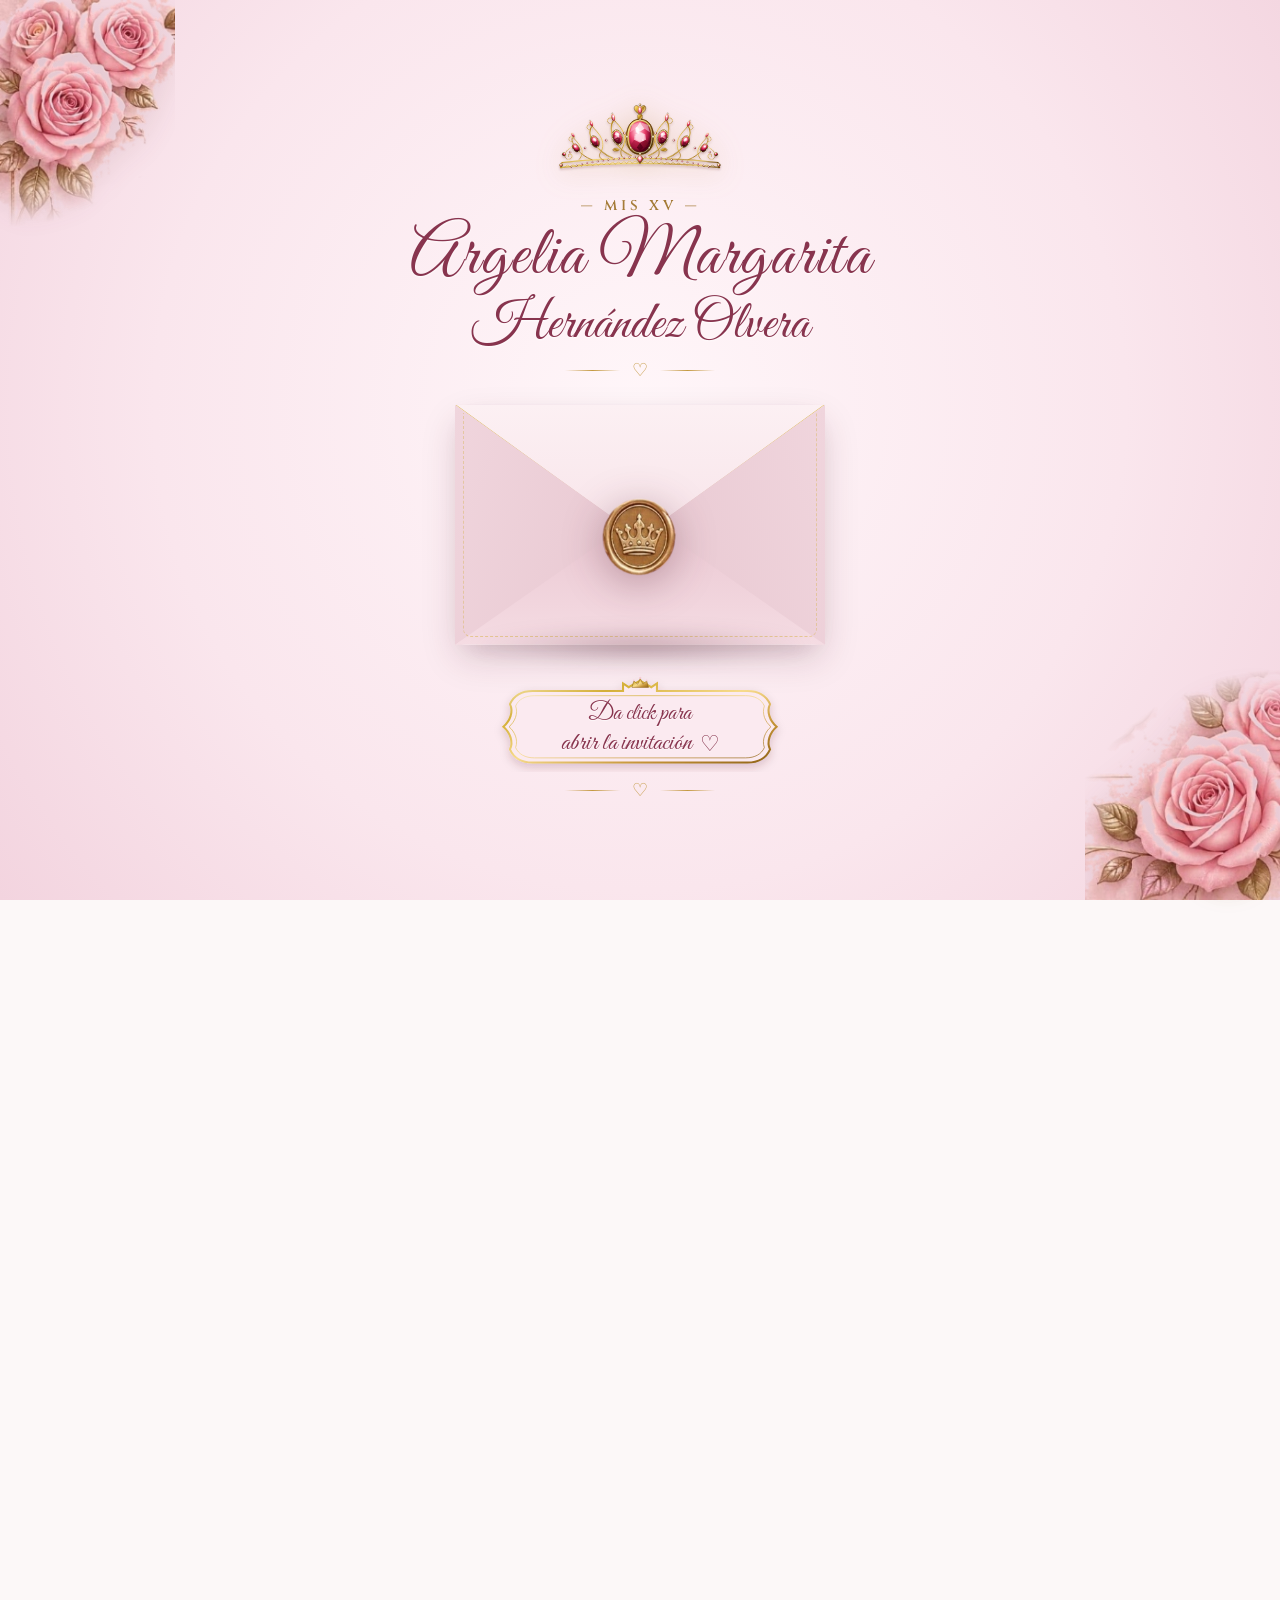
<file: index.html>
<!DOCTYPE html>
<html lang="es">
<head>
  <meta charset="UTF-8">
  <meta name="viewport" content="width=device-width, initial-scale=1.0, maximum-scale=1.0, user-scalable=no">
  <title>Mis XV Años | Argelia Margarita Hernández Olvera</title>
  
  <!-- Open Graph para compartir por WhatsApp -->
  <meta property="og:title" content="Mis XV Años | Argelia Margarita">
  <meta property="og:description" content="Acompáñame a celebrar este momento tan especial en mi vida. Toca para abrir tu invitación.">
  <meta property="og:image" content="assets/tiara.png">
  <meta property="og:type" content="website">

  <!-- Favicon -->
  <link rel="icon" type="image/png" href="assets/tiara.png">

  <!-- Google Fonts: Editorial High-End Typography -->
  <link rel="preconnect" href="https://fonts.googleapis.com">
  <link rel="preconnect" href="https://fonts.gstatic.com" crossorigin>
  <link href="https://fonts.googleapis.com/css2?family=Cinzel:wght@500;600;700&family=Cormorant+Garamond:ital,wght@0,400;0,500;0,600;0,700;1,400;1,500;1,600&family=Great+Vibes&family=Playfair+Display:ital,wght@0,500;0,600;0,700;1,400;1,500;1,600&family=Plus+Jakarta+Sans:wght@300;400;500;600;700&display=swap" rel="stylesheet">

  <!-- Canvas Confetti Local -->
  <script src="assets/confetti.browser.min.js"></script>

  <!-- Estilos de Lujo -->
  <link rel="stylesheet" href="styles.css">
</head>
<body class="theme-blush-rose envelope-locked">

  <!-- Canvas de partículas doradas ambientales -->
  <canvas id="sparkles-canvas"></canvas>

  <!-- =====================================================================
       PANTALLA DE APERTURA: SOBRE DIGITAL 3D REALISTA DE ALTA GAMA
       ===================================================================== -->
  <section id="envelope-screen" class="envelope-screen">
    
    <!-- Esquinas Ambientales Realistas (Rosas y Acuarelas) -->
    <div class="envelope-ambient-decor decor-top-left">
      <img src="assets/deco_roses_tl.png" alt="" class="ambient-roses-img" draggable="false">
    </div>
    <div class="envelope-ambient-decor decor-bottom-right">
      <img src="assets/deco_roses_br.png" alt="" class="ambient-roses-img" draggable="false">
    </div>

    <div class="envelope-header" id="envelope-header">
      <img src="assets/corona_real.svg" alt="Corona Real de Quinceañera" class="envelope-tiara-icon">
      <span class="envelope-badge">— MIS XV —</span>
      <h1 class="envelope-name dyn-quinceanera-name">Argelia Margarita</h1>
      <p class="envelope-lastname dyn-quinceanera-lastname">Hernández Olvera</p>
      <div class="envelope-header-divider">
        <span class="header-flourish-line"></span>
        <span class="header-flourish-heart">♡</span>
        <span class="header-flourish-line"></span>
      </div>
    </div>

    <!-- Contenedor del Sobre 3D de Alta Fidelidad -->
    <div id="envelope-wrapper" class="envelope-wrapper" title="Toca para abrir la invitación">
      <div class="envelope-ambient-shadow"></div>

      <div class="envelope-3d">
        <!-- 1. Placa Trasera con Forro de Seda Interior -->
        <div class="envelope-backplate">
          <div class="envelope-inner-lining"></div>
        </div>

        <!-- 2. Solapa Superior 3D (Se abre 180° hacia atrás) -->
        <div class="envelope-flap-3d" id="envelope-flap-3d">
          <div class="flap-face-front">
            <svg class="flap-gold-edge" viewBox="0 0 380 250" preserveAspectRatio="none">
              <path d="M 0 0 L 190 137.5 L 380 0" stroke="rgba(212, 175, 55, 0.75)" stroke-width="1.8" fill="none" />
            </svg>
          </div>
          <div class="flap-face-back"></div>
        </div>

        <!-- 3. Tarjeta Interior de Gala (Letter Card) que se desliza hacia arriba -->
        <div class="envelope-card" id="envelope-card">
          <img src="assets/corona_real.svg" alt="Corona" class="card-tiara">
          <span class="card-tag">— MIS XV —</span>
          <h2 class="card-name dyn-quinceanera-name">Argelia Margarita</h2>
          <div class="card-lastname dyn-quinceanera-lastname">HERNÁNDEZ OLVERA</div>
          <div class="card-date dyn-fecha-display">DOMINGO · 20 DE DICIEMBRE · 2026</div>
        </div>

        <!-- 4. Bolsillo Frontal Físico que envuelve la tarjeta -->
        <div class="envelope-pocket">
          <div class="pocket-left"></div>
          <div class="pocket-right"></div>
          <div class="pocket-bottom"></div>
          <div class="pocket-stitch"></div>
        </div>

        <!-- 5. Sello de Lacre Real con Corona Grabada -->
        <div class="envelope-seal" id="envelope-seal">
          <img src="assets/sello_real.png" alt="Sello Real" class="seal-real-img" draggable="false">
        </div>

      </div>
    </div>

    <!-- Botón Cartela Barroca: Da click para abrir la invitación ♡ -->
    <div class="envelope-cta" id="envelope-cta">
      <button id="open-invitation-btn" class="cartouche-open-btn" title="Da click para abrir la invitación">
        <svg class="cartouche-svg" viewBox="0 0 320 104" fill="none" xmlns="http://www.w3.org/2000/svg">
          <defs>
            <linearGradient id="goldButtonGrad" x1="0%" y1="0%" x2="100%" y2="100%">
              <stop offset="0%" stop-color="#faebb7"/>
              <stop offset="25%" stop-color="#d4af37"/>
              <stop offset="50%" stop-color="#f7db8c"/>
              <stop offset="75%" stop-color="#c59437"/>
              <stop offset="100%" stop-color="#8f6217"/>
            </linearGradient>
            <filter id="cartoucheShadow" x="-10%" y="-10%" width="120%" height="130%">
              <feDropShadow dx="0" dy="4" stdDeviation="5" flood-color="rgba(74,21,37,0.18)"/>
            </filter>
          </defs>
          <!-- Contorno Exterior Barroco -->
          <path d="M 46 18 L 142 18 L 142 10 L 148 14 L 160 7 L 172 14 L 178 10 L 178 18 L 274 18 C 285 18, 294 23, 298 32 C 294 40, 298 50, 305 56 C 298 62, 294 72, 298 80 C 294 89, 285 94, 274 94 L 46 94 C 35 94, 26 89, 22 80 C 26 72, 22 62, 15 56 C 22 50, 26 40, 22 32 C 26 23, 35 18, 46 18 Z"
                fill="#fbeaf0" stroke="url(#goldButtonGrad)" stroke-width="2.2" filter="url(#cartoucheShadow)"/>
          <!-- Filete Interior -->
          <path d="M 48 23 L 272 23 C 282 23, 289 27, 292 34 C 289 42, 293 51, 299 56 C 293 61, 289 70, 292 78 C 289 85, 282 89, 272 89 L 48 89 C 38 89, 31 85, 28 78 C 31 70, 27 61, 21 56 C 27 51, 31 42, 28 34 C 31 27, 38 23, 48 23 Z"
                fill="none" stroke="url(#goldButtonGrad)" stroke-width="1" opacity="0.75"/>
          <!-- Mini Corona Real en Cúspide -->
          <g transform="translate(146, 2) scale(0.68)">
            <path d="M 8 18 L 11 8 L 17 13 L 21 4 L 25 13 L 31 8 L 34 18 Z" fill="url(#goldButtonGrad)" stroke="#8f6217" stroke-width="0.8"/>
            <circle cx="11" cy="7" r="1.4" fill="#f7ccd6"/>
            <circle cx="21" cy="3" r="1.8" fill="#f7ccd6"/>
            <circle cx="31" cy="7" r="1.4" fill="#f7ccd6"/>
          </g>
        </svg>
        <div class="cartouche-btn-content">
          <span class="cartouche-btn-line1">Da click para</span>
          <span class="cartouche-btn-line2">abrir la invitación <span class="cartouche-btn-heart">♡</span></span>
        </div>
      </button>
      <div class="cartouche-flourish-bottom">
        <span class="flourish-line"></span>
        <span class="flourish-heart">♡</span>
        <span class="flourish-line"></span>
      </div>
    </div>

  </section>

  <!-- =====================================================================
       INVITACIÓN PRINCIPAL (REVELADA TRAS ABRIR EL SOBRE)
       ===================================================================== -->
  <main id="invitation-main" class="invitation-main">

    <article class="card-sheet">
      
      <!-- Marco Ornamental y Esquinas Artísticas -->
      <div class="ornate-border"></div>
      
      <!-- Esquinas Decorativas SVG -->
      <svg class="corner-decor corner-top-left" viewBox="0 0 100 100" fill="none" xmlns="http://www.w3.org/2000/svg">
        <path d="M10 10 C 45 10, 80 15, 90 40 C 90 20, 80 10, 10 10 Z" fill="#d4af37" opacity="0.4"/>
        <path d="M10 10 C 10 45, 15 80, 40 90 C 20 90, 10 80, 10 10 Z" fill="#d4af37" opacity="0.4"/>
        <circle cx="20" cy="20" r="4" fill="#d4af37"/>
        <circle cx="35" cy="15" r="2.5" fill="#d4af37"/>
        <circle cx="15" cy="35" r="2.5" fill="#d4af37"/>
      </svg>
      <svg class="corner-decor corner-top-right" viewBox="0 0 100 100" fill="none" xmlns="http://www.w3.org/2000/svg">
        <path d="M10 10 C 45 10, 80 15, 90 40 C 90 20, 80 10, 10 10 Z" fill="#d4af37" opacity="0.4"/>
        <path d="M10 10 C 10 45, 15 80, 40 90 C 20 90, 10 80, 10 10 Z" fill="#d4af37" opacity="0.4"/>
        <circle cx="20" cy="20" r="4" fill="#d4af37"/>
      </svg>
      <svg class="corner-decor corner-bottom-left" viewBox="0 0 100 100" fill="none" xmlns="http://www.w3.org/2000/svg">
        <path d="M10 10 C 45 10, 80 15, 90 40 C 90 20, 80 10, 10 10 Z" fill="#d4af37" opacity="0.4"/>
        <path d="M10 10 C 10 45, 15 80, 40 90 C 20 90, 10 80, 10 10 Z" fill="#d4af37" opacity="0.4"/>
        <circle cx="20" cy="20" r="4" fill="#d4af37"/>
      </svg>
      <svg class="corner-decor corner-bottom-right" viewBox="0 0 100 100" fill="none" xmlns="http://www.w3.org/2000/svg">
        <path d="M10 10 C 45 10, 80 15, 90 40 C 90 20, 80 10, 10 10 Z" fill="#d4af37" opacity="0.4"/>
        <path d="M10 10 C 10 45, 15 80, 40 90 C 20 90, 10 80, 10 10 Z" fill="#d4af37" opacity="0.4"/>
        <circle cx="20" cy="20" r="4" fill="#d4af37"/>
      </svg>

      <!-- SECCIÓN HERO -->
      <header class="hero-section">
        
        <!-- Retrato Real de Portada: La Quinceañera con su Vestido de Gala frente al Castillo -->
        <div class="hero-portrait-wrapper">
          <div class="hero-portrait-frame">
            <img src="assets/quinceanera_portada.jpg" alt="Argelia Margarita Hernández Olvera - Mis XV Años" class="hero-portrait-img">
          </div>
        </div>

        <span class="hero-tag">— CON LA BENDICIÓN DE DIOS Y DE MIS PADRES —</span>
        <h1 class="hero-quinceanera-name dyn-quinceanera-name">Argelia Margarita</h1>
        <div class="hero-quinceanera-lastname dyn-quinceanera-lastname">Hernández Olvera</div>
        <div class="hero-date-highlight dyn-fecha-display">Domingo · 20 de Diciembre · 2026</div>
        
        <!-- Separador de Filigrana -->
        <div style="margin: 1.2rem auto; max-width: 260px;">
          <svg width="240" height="24" viewBox="0 0 240 24" fill="none" xmlns="http://www.w3.org/2000/svg">
            <line x1="20" y1="12" x2="90" y2="12" stroke="#d4af37" stroke-width="1"/>
            <circle cx="105" cy="12" r="3" fill="#d4af37"/>
            <circle cx="120" cy="12" r="5" fill="#8a3b58"/>
            <circle cx="135" cy="12" r="3" fill="#d4af37"/>
            <line x1="150" y1="12" x2="220" y2="12" stroke="#d4af37" stroke-width="1"/>
          </svg>
        </div>

        <p class="hero-quote dyn-frase">
          "Doy gracias a Dios por estos quince años de vida, a mis padres por su amor incondicional, y a ti por formar parte de mi historia. Sería un gran honor contar con tu presencia en esta noche tan especial."
        </p>
      </header>

      <!-- PADRES Y PADRINOS (OCULTO POR DEFAULT SEGÚN PETICIÓN) -->
      <section id="hosts-section" class="hosts-section" style="display: none;">
        <div class="hosts-grid">
          <div class="host-block">
            <span class="host-role">NUESTROS PADRES</span>
            <div id="dyn-padres" class="host-names"></div>
          </div>
          <div class="host-block">
            <span class="host-role">PADRINOS DE HONOR</span>
            <div id="dyn-padrinos" class="host-names"></div>
          </div>
        </div>
      </section>

      <!-- CUENTA REGRESIVA -->
      <section class="countdown-section">
        <span class="section-label">CUENTA REGRESIVA</span>
        <h2 class="section-heading">Esperando el Gran Día</h2>
        
        <div class="countdown-grid">
          <div class="countdown-card">
            <span id="cd-days" class="countdown-number">00</span>
            <span class="countdown-unit">Días</span>
          </div>
          <div class="countdown-card">
            <span id="cd-hours" class="countdown-number">00</span>
            <span class="countdown-unit">Horas</span>
          </div>
          <div class="countdown-card">
            <span id="cd-minutes" class="countdown-number">00</span>
            <span class="countdown-unit">Minutos</span>
          </div>
          <div class="countdown-card">
            <span id="cd-seconds" class="countdown-number">00</span>
            <span class="countdown-unit">Segundos</span>
          </div>
        </div>

        <button id="add-calendar-btn" class="calendar-action-btn">
          <svg width="16" height="16" viewBox="0 0 24 24" fill="none" stroke="currentColor" stroke-width="2" stroke-linecap="round" stroke-linejoin="round"><rect x="3" y="4" width="18" height="18" rx="2" ry="2"></rect><line x1="16" y1="2" x2="16" y2="6"></line><line x1="8" y1="2" x2="8" y2="6"></line><line x1="3" y1="10" x2="21" y2="10"></line></svg>
          <span>Guardar Fecha en mi Calendario</span>
        </button>
      </section>

      <!-- UBICACIONES (CEREMONIA Y RECEPCIÓN) -->
      <section class="locations-section">
        <div style="text-align: center; margin-bottom: 1.8rem;">
          <span class="section-label">CEREMONIA &amp; RECEPCIÓN</span>
          <h2 class="section-heading dyn-fecha-display">Domingo, 20 de Diciembre de 2026</h2>
        </div>

        <div class="location-cards-grid">
          <!-- Ceremonia Religiosa -->
          <div class="location-card">
            <div class="location-icon-wrapper">
              <svg width="28" height="28" viewBox="0 0 24 24" fill="none" stroke="currentColor" stroke-width="1.8" stroke-linecap="round" stroke-linejoin="round"><path d="M18 20V10a2 2 0 0 0-2-2H8a2 2 0 0 0-2 2v10"></path><path d="M4 20h16"></path><path d="M12 2v4"></path><path d="M10 4h4"></path></svg>
            </div>
            <span class="location-type">CEREMONIA RELIGIOSA</span>
            <h3 id="dyn-misa-lugar" class="location-name">Anexo Grand Royal</h3>
            <span id="dyn-misa-hora" class="location-time dyn-hora-misa">6:00 PM</span>
            <p id="dyn-misa-dir" class="location-address">Av. Miguel Hidalgo #6814, Col. Arenal (Frente al Aeropuerto) · Tampico, Tamaulipas</p>
            <div class="location-btn-group">
              <a id="dyn-misa-maps" href="#" target="_blank" class="location-btn location-btn-maps">
                <svg width="14" height="14" viewBox="0 0 24 24" fill="none" stroke="currentColor" stroke-width="2"><path d="M21 10c0 7-9 13-9 13s-9-6-9-13a9 9 0 0 1 18 0z"></path><circle cx="12" cy="10" r="3"></circle></svg>
                Google Maps
              </a>
              <a id="dyn-misa-waze" href="#" target="_blank" class="location-btn location-btn-waze">
                <svg width="14" height="14" viewBox="0 0 24 24" fill="none" stroke="currentColor" stroke-width="2"><polygon points="3 11 22 2 13 21 11 13 3 11"></polygon></svg>
                Waze
              </a>
            </div>
          </div>

          <!-- Recepción / Salón -->
          <div class="location-card">
            <div class="location-icon-wrapper">
              <svg width="28" height="28" viewBox="0 0 24 24" fill="none" stroke="currentColor" stroke-width="1.8" stroke-linecap="round" stroke-linejoin="round"><path d="M8 22h8"></path><path d="M12 11v11"></path><path d="m19 3-4 8H9L5 3z"></path></svg>
            </div>
            <span class="location-type">RECEPCIÓN &amp; FIESTA</span>
            <h3 id="dyn-recepcion-lugar" class="location-name">Salón Camelia</h3>
            <span id="dyn-recepcion-hora" class="location-time dyn-hora-recepcion">7:00 PM</span>
            <p id="dyn-recepcion-dir" class="location-address">Hotel Grand Royal Tampico · Av. Miguel Hidalgo #6814 (Frente al Aeropuerto)</p>
            <div class="location-btn-group">
              <a id="dyn-recepcion-maps" href="#" target="_blank" class="location-btn location-btn-maps">
                <svg width="14" height="14" viewBox="0 0 24 24" fill="none" stroke="currentColor" stroke-width="2"><path d="M21 10c0 7-9 13-9 13s-9-6-9-13a9 9 0 0 1 18 0z"></path><circle cx="12" cy="10" r="3"></circle></svg>
                Google Maps
              </a>
              <a id="dyn-recepcion-waze" href="#" target="_blank" class="location-btn location-btn-waze">
                <svg width="14" height="14" viewBox="0 0 24 24" fill="none" stroke="currentColor" stroke-width="2"><polygon points="3 11 22 2 13 21 11 13 3 11"></polygon></svg>
                Waze
              </a>
            </div>
          </div>
        </div>
      </section>

      <!-- ITINERARIO DEL DÍA -->
      <section class="itinerary-section">
        <div style="text-align: center; margin-bottom: 1.8rem;">
          <span class="section-label">ITINERARIO</span>
          <h2 class="section-heading">Programa de la Celebración</h2>
        </div>
        <div id="dyn-timeline-container" class="timeline">
          <!-- Renderizado dinámicamente desde event-data.js -->
        </div>
      </section>

      <!-- CÓDIGO DE VESTIMENTA (CON CARTUCHE BARROCO Y VECTORES DE GALA) -->
      <section class="dresscode-section">
        <div style="text-align: center; margin-bottom: 1.4rem;">
          <!-- Cartela Ornamental Barroca Dorada (Inspirada en Papelería Real) -->
          <svg class="dresscode-cartouche-svg" viewBox="0 0 340 84" fill="none" xmlns="http://www.w3.org/2000/svg">
            <defs>
              <linearGradient id="goldCartouche" x1="0%" y1="0%" x2="100%" y2="100%">
                <stop offset="0%" stop-color="#faebb7"/>
                <stop offset="35%" stop-color="#d4af37"/>
                <stop offset="70%" stop-color="#f3d483"/>
                <stop offset="100%" stop-color="#99751c"/>
              </linearGradient>
            </defs>
            <!-- Doble marco perimetral con filetes -->
            <rect x="22" y="14" width="296" height="56" rx="3" stroke="url(#goldCartouche)" stroke-width="1.6" fill="rgba(255,255,255,0.75)"/>
            <rect x="27" y="19" width="286" height="46" rx="2" stroke="url(#goldCartouche)" stroke-width="0.8" fill="none"/>
            
            <!-- Volutas y esquinas barrocas ornamentales -->
            <path d="M12 14 C12 6, 22 6, 26 14 C30 22, 22 26, 14 26 C6 26, 6 18, 12 14" stroke="url(#goldCartouche)" stroke-width="1.2" fill="none"/>
            <path d="M328 14 C328 6, 318 6, 314 14 C310 22, 318 26, 326 26 C334 26, 334 18, 328 14" stroke="url(#goldCartouche)" stroke-width="1.2" fill="none"/>
            <path d="M12 70 C12 78, 22 78, 26 70 C30 62, 22 58, 14 58 C6 58, 6 66, 12 70" stroke="url(#goldCartouche)" stroke-width="1.2" fill="none"/>
            <path d="M328 70 C328 78, 318 78, 314 70 C310 62, 318 58, 326 58 C334 58, 334 66, 328 70" stroke="url(#goldCartouche)" stroke-width="1.2" fill="none"/>

            <!-- Corona / Remate central superior -->
            <path d="M162 14 L166 6 L170 12 L174 6 L178 14 Z" fill="url(#goldCartouche)"/>
            <circle cx="170" cy="5" r="1.5" fill="url(#goldCartouche)"/>

            <!-- Tipografía Romana de Gala -->
            <text x="170" y="49" font-family="'Cinzel', Georgia, serif" font-size="20" font-weight="700" letter-spacing="6" fill="#4a1525" text-anchor="middle">DRESS CODE</text>
          </svg>

          <div class="dresscode-type-badge">
            FORMAL
          </div>
        </div>
        
        <div class="dresscode-card">
          <!-- Ilustraciones Vectoriales de Gala: Dama y Caballero -->
          <div class="dresscode-figures-row">
            <!-- Vestido de Gala Dama -->
            <div class="dresscode-figure-item">
              <svg width="90" height="142" viewBox="0 0 100 160" fill="none" xmlns="http://www.w3.org/2000/svg">
                <!-- Tirantes finos -->
                <path d="M42 22 C43 28, 44 32, 45 38" stroke="#99751c" stroke-width="1.5" stroke-linecap="round"/>
                <path d="M58 22 C57 28, 56 32, 55 38" stroke="#99751c" stroke-width="1.5" stroke-linecap="round"/>
                <!-- Corpiño entallado con escote corazón -->
                <path d="M38 38 C42 34, 47 34, 50 39 C53 34, 58 34, 62 38 C60 48, 58 55, 56 65 C54 66, 46 66, 44 65 C42 55, 40 48, 38 38 Z" stroke="#99751c" stroke-width="1.8" fill="rgba(255,255,255,0.9)"/>
                <path d="M41 44 C47 48, 53 49, 59 45" stroke="#99751c" stroke-width="1" stroke-linecap="round"/>
                <path d="M43 52 C48 55, 52 56, 57 53" stroke="#99751c" stroke-width="1" stroke-linecap="round"/>
                <!-- Falda larga con abertura de pierna -->
                <path d="M44 65 C40 85, 30 115, 20 148 C35 152, 55 152, 78 148 C72 120, 62 90, 56 65" stroke="#99751c" stroke-width="1.8" fill="rgba(255,255,255,0.9)"/>
                <path d="M51 75 C48 95, 48 115, 52 135" stroke="#99751c" stroke-width="1.2" stroke-linecap="round"/>
                <path d="M51 98 C50 110, 51 122, 53 138" stroke="#b88636" stroke-width="1.2"/>
                <!-- Zapatilla de tacón fino con lazo en tobillo -->
                <path d="M50 138 L56 142 L52 148 L49 148 L51 138 Z" stroke="#99751c" stroke-width="1.5" fill="#fbebee"/>
                <path d="M49 148 L48 153" stroke="#99751c" stroke-width="1.8" stroke-linecap="round"/>
                <circle cx="53" cy="138" r="2.5" fill="#d4af37" stroke="#99751c" stroke-width="1"/>
              </svg>
              <div class="figure-label">M</div>
              <div class="figure-sublabel">Mujeres</div>
            </div>

            <!-- Traje de Gala Caballero -->
            <div class="dresscode-figure-item">
              <svg width="90" height="142" viewBox="0 0 100 160" fill="none" xmlns="http://www.w3.org/2000/svg">
                <!-- Cuello de camisa y corbata -->
                <path d="M44 26 L50 32 L56 26" stroke="#99751c" stroke-width="1.5" fill="#ffffff"/>
                <path d="M48 32 L52 32 L53 58 L50 63 L47 58 Z" fill="#4a1525" stroke="#99751c" stroke-width="1.2"/>
                <!-- Solapas del saco notch lapel -->
                <path d="M32 30 L44 26 L48 48 L41 50 Z" stroke="#99751c" stroke-width="1.6" fill="#ffffff"/>
                <path d="M68 30 L56 26 L52 48 L59 50 Z" stroke="#99751c" stroke-width="1.6" fill="#ffffff"/>
                <!-- Saco entallado dos botones -->
                <path d="M32 30 L26 68 L32 70 L34 88 L50 89 L66 88 L68 70 L74 68 L68 30 Z" stroke="#99751c" stroke-width="1.8" fill="rgba(255,255,255,0.9)"/>
                <path d="M50 60 L50 89" stroke="#99751c" stroke-width="1.2"/>
                <circle cx="50" cy="62" r="1.5" fill="#99751c"/>
                <circle cx="50" cy="72" r="1.5" fill="#99751c"/>
                <!-- Bolsillos de ribete -->
                <line x1="36" y1="72" x2="44" y2="72" stroke="#99751c" stroke-width="1.5" stroke-linecap="round"/>
                <line x1="56" y1="72" x2="64" y2="72" stroke="#99751c" stroke-width="1.5" stroke-linecap="round"/>
                <!-- Pañuelo de bolsillo -->
                <path d="M37 46 L42 45 L41 48 Z" fill="#4a1525"/>
                <line x1="36" y1="48" x2="43" y2="48" stroke="#99751c" stroke-width="1.2"/>
                <!-- Pantalón formal con raya marcada -->
                <path d="M36 88 L38 142 L48 142 L50 102 L52 142 L62 142 L64 88 Z" stroke="#99751c" stroke-width="1.8" fill="rgba(255,255,255,0.9)"/>
                <line x1="43" y1="92" x2="43" y2="140" stroke="#99751c" stroke-width="1" stroke-dasharray="2 2"/>
                <line x1="57" y1="92" x2="57" y2="140" stroke="#99751c" stroke-width="1" stroke-dasharray="2 2"/>
                <!-- Zapatos Oxford formales -->
                <path d="M35 142 C33 145, 34 148, 48 148 L48 142 Z" stroke="#99751c" stroke-width="1.5" fill="#2d1b22"/>
                <path d="M65 142 C67 145, 66 148, 52 148 L52 142 Z" stroke="#99751c" stroke-width="1.5" fill="#2d1b22"/>
              </svg>
              <div class="figure-label">H</div>
              <div class="figure-sublabel">Hombres</div>
            </div>
          </div>

          <!-- Restricción Estricta: NO ROSA -->
          <div class="no-pink-banner">
            <div class="sparkle-stars">— · —</div>
            <p class="no-pink-text">
              Agradecemos de corazón evitar el color rosa en todas sus tonalidades.
            </p>
          </div>
        </div>
      </section>

      <!-- SEPARADOR BOTÁNICO DE GALA -->
      <div class="botanical-divider-row">
        <svg width="280" height="34" viewBox="0 0 280 34" fill="none" xmlns="http://www.w3.org/2000/svg">
          <path d="M140 17 C115 17, 90 27, 60 17 C40 11, 20 21, 10 23" stroke="#d4af37" stroke-width="1.2" stroke-linecap="round"/>
          <path d="M140 17 C165 17, 190 27, 220 17 C240 11, 260 21, 270 23" stroke="#d4af37" stroke-width="1.2" stroke-linecap="round"/>
          <path d="M95 17 C90 11, 80 13, 85 19 Z" fill="#d4af37" opacity="0.8"/>
          <path d="M185 17 C190 11, 200 13, 195 19 Z" fill="#d4af37" opacity="0.8"/>
          <circle cx="140" cy="17" r="5" fill="#f7ccd6" stroke="#4a1525" stroke-width="1"/>
          <circle cx="140" cy="17" r="2.5" fill="#4a1525"/>
          <circle cx="60" cy="17" r="3.5" fill="#f7ccd6" stroke="#4a1525" stroke-width="0.8"/>
          <circle cx="220" cy="17" r="3.5" fill="#f7ccd6" stroke="#4a1525" stroke-width="0.8"/>
        </svg>
      </div>

      <!-- MESA DE REGALOS & LLUVIA DE SOBRES -->
      <section class="gifts-section">
        <div style="text-align: center; margin-bottom: 1.4rem;">
          <svg class="gifts-cartouche-svg" viewBox="0 0 340 76" fill="none" xmlns="http://www.w3.org/2000/svg">
            <rect x="24" y="12" width="292" height="52" rx="3" stroke="url(#goldCartouche)" stroke-width="1.4" fill="rgba(255,255,255,0.75)"/>
            <rect x="28" y="16" width="284" height="44" rx="2" stroke="url(#goldCartouche)" stroke-width="0.8" fill="none"/>
            <path d="M16 12 C16 6, 24 6, 28 12 C32 18, 24 22, 18 22" stroke="url(#goldCartouche)" stroke-width="1.2" fill="none"/>
            <path d="M324 12 C324 6, 316 6, 312 12 C308 18, 316 22, 322 22" stroke="url(#goldCartouche)" stroke-width="1.2" fill="none"/>
            <text x="170" y="44" font-family="'Cinzel', Georgia, serif" font-size="18" font-weight="700" letter-spacing="4" fill="#4a1525" text-anchor="middle">MESA DE REGALOS</text>
          </svg>
        </div>
        
        <div class="gifts-card">
          <!-- Ilustraciones Vectoriales: Sobre con Sello de Lacre y Bolsa de Regalo con Moño -->
          <div class="gifts-icons-row">
            <!-- Sobre con Lacre -->
            <svg width="95" height="80" viewBox="0 0 100 85" fill="none" xmlns="http://www.w3.org/2000/svg">
              <rect x="12" y="16" width="76" height="54" rx="4" stroke="#99751c" stroke-width="1.8" fill="#ffffff"/>
              <path d="M12 16 L50 48 L88 16" stroke="#99751c" stroke-width="1.6" fill="rgba(251, 235, 238, 0.5)"/>
              <path d="M12 70 L40 44" stroke="#d4af37" stroke-width="1.2" stroke-linecap="round"/>
              <path d="M88 70 L60 44" stroke="#d4af37" stroke-width="1.2" stroke-linecap="round"/>
              <circle cx="50" cy="48" r="11" fill="#dfb572" stroke="#99751c" stroke-width="1.6"/>
              <circle cx="50" cy="48" r="8" stroke="#ffffff" stroke-width="1" stroke-dasharray="2 1.5"/>
              <path d="M47 49 L50 45 L53 49" stroke="#4a1525" stroke-width="1.4" stroke-linecap="round" stroke-linejoin="round"/>
            </svg>

            <!-- Bolsa de Regalo de Gala -->
            <svg width="95" height="80" viewBox="0 0 100 85" fill="none" xmlns="http://www.w3.org/2000/svg">
              <path d="M40 26 C40 14, 60 14, 60 26" stroke="#99751c" stroke-width="1.8" fill="none"/>
              <path d="M26 26 L30 74 C30 76, 32 78, 34 78 L66 78 C68 78, 70 76, 70 74 L74 26 Z" stroke="#99751c" stroke-width="1.8" fill="#ffffff"/>
              <path d="M26 26 L33 30 L37 78" stroke="#d4af37" stroke-width="1" stroke-dasharray="2 2"/>
              <circle cx="45" cy="48" r="1.5" fill="#d4af37"/>
              <circle cx="55" cy="56" r="2" fill="#d4af37"/>
              <circle cx="47" cy="66" r="1.5" fill="#d4af37"/>
              <!-- Moño de raso con lazo delicado -->
              <path d="M50 26 C42 18, 36 22, 40 30 C44 34, 49 28, 50 26 Z" fill="#f7ccd6" stroke="#4a1525" stroke-width="1.4"/>
              <path d="M50 26 C58 18, 64 22, 60 30 C56 34, 51 28, 50 26 Z" fill="#f7ccd6" stroke="#4a1525" stroke-width="1.4"/>
              <circle cx="50" cy="26" r="3.5" fill="#e8a2b5" stroke="#4a1525" stroke-width="1.4"/>
              <path d="M49 29 C46 38, 42 44, 40 50" stroke="#4a1525" stroke-width="1.8" stroke-linecap="round"/>
              <path d="M51 29 C54 38, 58 44, 60 50" stroke="#4a1525" stroke-width="1.8" stroke-linecap="round"/>
            </svg>
          </div>

          <p id="dyn-sobre-msg" class="gifts-message-text">
            Tu presencia es mi mejor regalo, pero si deseas obsequiarme algo, contaremos con buzón para lluvia de sobres y mesa de regalos.
          </p>

          <span class="gifts-optional-note">
            — Obsequio opcional —
          </span>
        </div>
      </section>

      <!-- CONFIRMACIÓN DE ASISTENCIA (RSVP POR WHATSAPP) -->
      <section class="rsvp-section">
        <span class="section-label">CONFIRMACIÓN DE ASISTENCIA</span>
        <h2 class="section-heading">Acompáñanos a Celebrar</h2>
        
        <div class="rsvp-card">
          <div id="dyn-rsvp-limite" class="rsvp-date-limit">Favor de confirmar antes del 10 de Diciembre de 2026</div>

          <!-- Tarjeta Informativa de Pase Personal -->
          <div class="rsvp-personal-pass-banner">
            <div class="rsvp-pass-chip">PASE PERSONAL · 1 LUGAR</div>
            <p class="rsvp-pass-note">
              Tu lugar ha sido reservado con especial aprecio. Por favor ayúdanos confirmando tu asistencia.
            </p>
          </div>

          <form class="rsvp-form" onsubmit="return false;">
            <div class="form-group">
              <label class="form-label" for="rsvp-guest-name">Nombre completo:</label>
              <input type="text" id="rsvp-guest-name" class="form-input" autocomplete="name" required>
            </div>

            <div class="form-group">
              <label class="form-label">¿Nos acompañarás a celebrar?</label>
              <div class="attendance-options">
                <button type="button" id="btn-attend-yes" class="attendance-option-btn active">
                  <span class="attendance-btn-icon">✓</span> Sí, asistiré
                </button>
                <button type="button" id="btn-attend-no" class="attendance-option-btn">
                  <span class="attendance-btn-icon">✕</span> No podré asistir
                </button>
              </div>
            </div>

            <button type="button" id="rsvp-submit-btn" class="rsvp-submit-btn">
              <svg width="22" height="22" viewBox="0 0 24 24" fill="currentColor"><path d="M12.031 6.172c-3.181 0-5.767 2.586-5.768 5.766-.001 1.298.38 2.27 1.019 3.287l-.582 2.128 2.182-.573c.978.58 1.911.928 3.145.929 3.178 0 5.767-2.587 5.768-5.766.001-3.187-2.575-5.77-5.764-5.771zm3.392 8.244c-.144.405-.837.774-1.17.824-.312.045-.634.077-1.745-.383-1.235-.514-2.049-1.77-2.111-1.854-.062-.084-.499-.663-.499-1.264 0-.601.312-.897.424-1.021.112-.124.249-.156.332-.156.083 0 .166.001.238.006.077.004.181-.029.283.216.104.249.354.862.385.924.031.062.052.135.01.218-.041.083-.062.135-.125.207-.062.073-.131.163-.187.218-.063.062-.129.13-.056.255.073.125.324.535.696.866.478.426.882.558 1.007.62.125.062.197.052.27-.031.073-.083.312-.364.395-.489.083-.125.166-.104.281-.062.114.041.728.343.853.405.125.062.208.094.239.146.031.052.031.302-.113.707z"></path></svg>
              <span>Confirmar por WhatsApp</span>
            </button>
            <p class="rsvp-help-note">Al dar click se abrirá WhatsApp con tu confirmación lista para enviar.</p>
          </form>
        </div>
      </section>

      <footer class="invitation-footer">
        <div class="footer-farewell">
          ¡Será un honor compartir este día contigo!
        </div>
        <div class="footer-flourish">
          <span class="footer-flourish-line"></span>
          <span class="footer-flourish-heart">♡</span>
          <span class="footer-flourish-line"></span>
        </div>
        <div class="footer-signoff">
          <span class="footer-signoff-intro">Con todo nuestro cariño,</span>
          <span class="footer-signoff-names">Argelia Margarita &amp; Familia</span>
          <span class="footer-signoff-family">Hernández Olvera</span>
        </div>
      </footer>

    </article>
  </main>

  <!-- =====================================================================
       CONTROLES FLOTANTES
       ===================================================================== -->
  
  <!-- Reproductor Flotante de Música con Barras de Ondas Sonoras -->
  <button id="floating-music-btn" class="floating-music-btn" title="Reproducir / Pausar Música">
    <div class="music-wave-bars">
      <div class="wave-bar"></div>
      <div class="wave-bar"></div>
      <div class="wave-bar"></div>
    </div>
  </button>

  <!-- Scripts -->
  <script src="event-data.js"></script>
  <script src="script.js"></script>
</body>
</html>
</file>
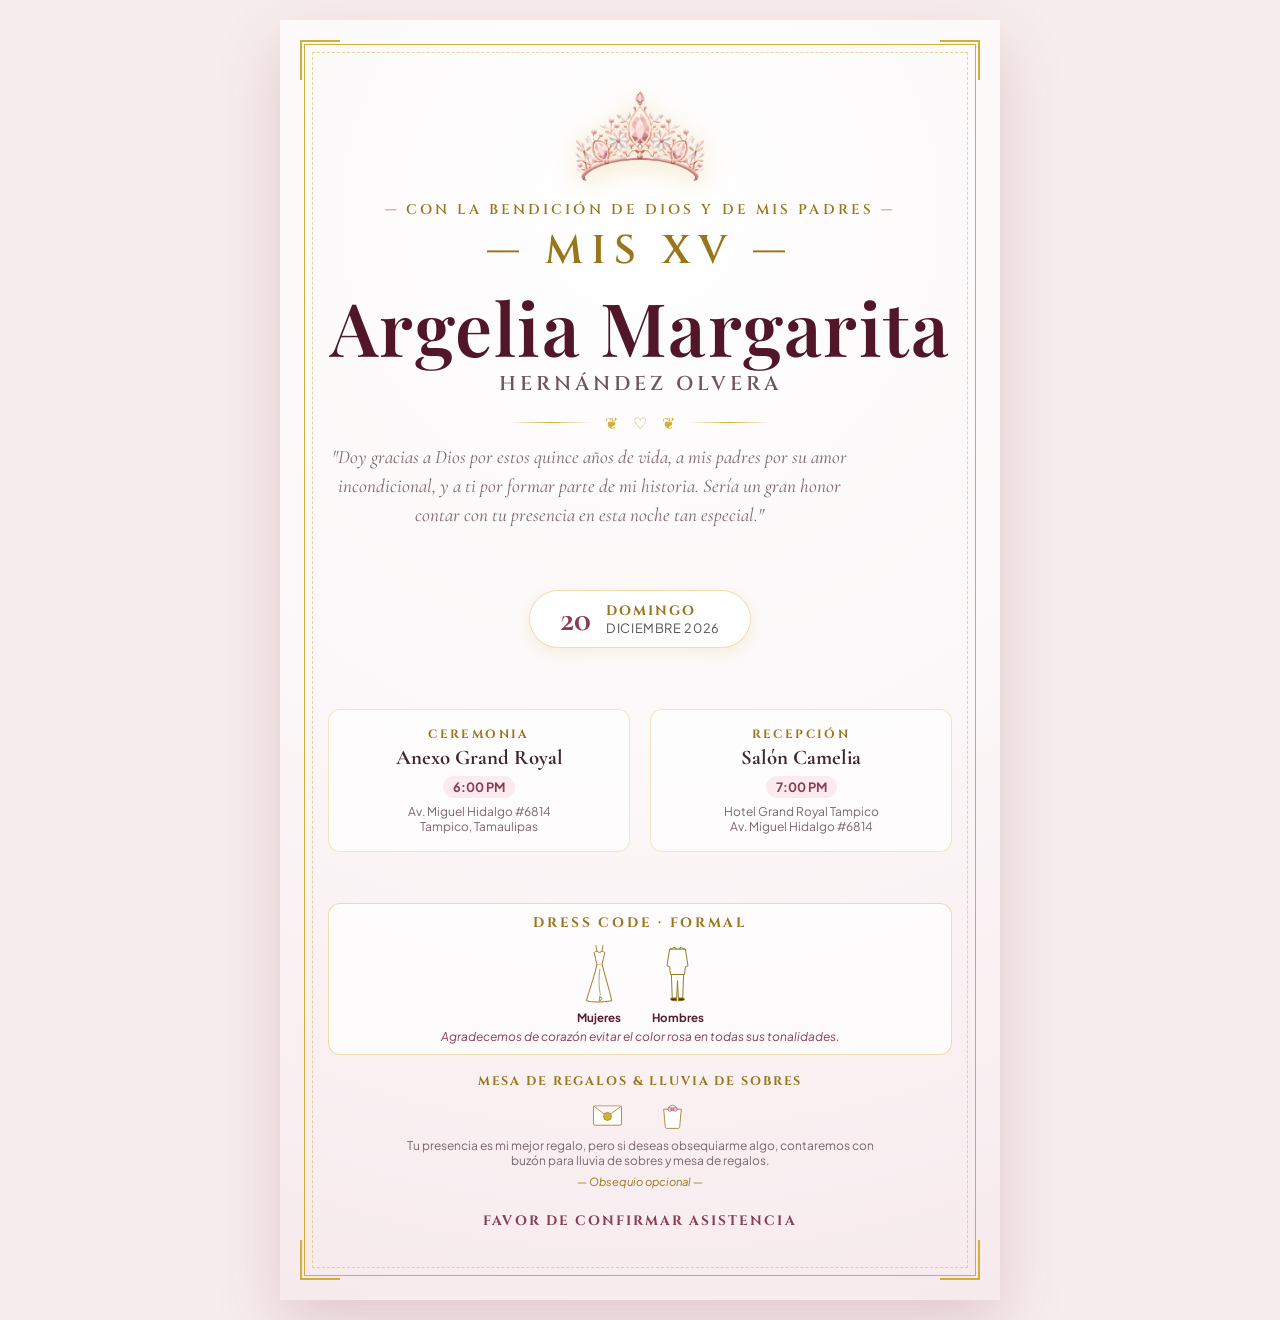
<file: tarjeta.html>
<!DOCTYPE html>
<html lang="es">
<head>
  <meta charset="UTF-8">
  <meta name="viewport" content="width=device-width, initial-scale=1.0">
  <title>Invitación Digital - Argelia Margarita</title>
  <link rel="preconnect" href="https://fonts.googleapis.com">
  <link rel="preconnect" href="https://fonts.gstatic.com" crossorigin>
  <link href="https://fonts.googleapis.com/css2?family=Cinzel:wght@500;600;700&family=Cormorant+Garamond:ital,wght@0,400;0,500;0,600;0,700;1,400;1,500;1,600&family=Playfair+Display:ital,wght@0,500;0,600;0,700;1,400;1,500;1,600&family=Plus+Jakarta+Sans:wght@300;400;500;600;700&display=swap" rel="stylesheet">
  <style>
    @import url('https://fonts.googleapis.com/css2?family=Cinzel:wght@500;600;700&family=Cormorant+Garamond:ital,wght@0,400;0,500;0,600;0,700;1,400;1,500;1,600&family=Playfair+Display:ital,wght@0,500;0,600;0,700;1,400;1,500;1,600&family=Plus+Jakarta+Sans:wght@300;400;500;600;700&display=swap');
    * {
      box-sizing: border-box;
      margin: 0;
      padding: 0;
    }

    body {
      background: #f7eded;
      font-family: 'Plus Jakarta Sans', sans-serif;
      display: flex;
      justify-content: center;
      align-items: center;
      min-height: 100vh;
      padding: 20px;
    }

    /* Dimensiones fijas de tarjeta digital de alta resolución (Relación 9:16 / Historia y WhatsApp) */
    .card-canvas {
      width: 720px;
      height: 1280px;
      background: radial-gradient(circle at 50% 15%, #ffffff 0%, #fcf7f8 50%, #f7eaed 100%);
      position: relative;
      overflow: hidden;
      padding: 60px 48px;
      display: flex;
      flex-direction: column;
      align-items: center;
      justify-content: space-between;
      text-align: center;
      box-shadow: 0 25px 60px rgba(138, 59, 88, 0.2);
    }

    /* Marco ornamental de lujo */
    .border-outer {
      position: absolute;
      inset: 24px;
      border: 1.5px solid #d4af37;
      pointer-events: none;
    }

    .border-inner {
      position: absolute;
      inset: 32px;
      border: 1px dashed rgba(212, 175, 55, 0.5);
      pointer-events: none;
    }

    .corner {
      position: absolute;
      width: 40px;
      height: 40px;
      border: 2px solid #d4af37;
      pointer-events: none;
    }
    .corner-tl { top: 20px; left: 20px; border-right: none; border-bottom: none; }
    .corner-tr { top: 20px; right: 20px; border-left: none; border-bottom: none; }
    .corner-bl { bottom: 20px; left: 20px; border-right: none; border-top: none; }
    .corner-br { bottom: 20px; right: 20px; border-left: none; border-top: none; }

    /* Contenidos */
    .tiara-img {
      width: 130px;
      height: auto;
      margin-top: 10px;
      filter: drop-shadow(0 6px 14px rgba(212, 175, 55, 0.35));
    }

    .header-tag {
      font-family: 'Cinzel', serif;
      font-size: 0.88rem;
      letter-spacing: 0.22em;
      text-transform: uppercase;
      color: #99751c;
      margin-top: 15px;
      font-weight: 600;
    }

    .title-xv {
      font-family: 'Cinzel', 'Playfair Display', serif;
      font-size: 2.5rem;
      font-weight: 600;
      letter-spacing: 0.2em;
      color: #99751c;
      margin: 5px 0;
    }

    .name-script {
      font-family: 'Playfair Display', Georgia, serif;
      font-size: 4.6rem;
      font-weight: 600;
      color: #521629;
      line-height: 1.05;
      margin: 10px 0 5px;
      letter-spacing: 0.02em;
    }

    .name-surname {
      font-family: 'Cinzel', serif;
      font-size: 1.25rem;
      letter-spacing: 0.2em;
      text-transform: uppercase;
      color: #6e5560;
      font-weight: 600;
      margin-bottom: 15px;
    }

    .divider-gold {
      display: flex;
      align-items: center;
      gap: 15px;
      width: 260px;
      margin: 10px auto;
      color: #d4af37;
    }
    .divider-gold::before, .divider-gold::after {
      content: "";
      flex: 1;
      height: 1px;
      background: linear-gradient(90deg, transparent, #d4af37, transparent);
    }

    .quote-text {
      font-family: 'Cormorant Garamond', Georgia, serif;
      font-style: italic;
      font-size: 1.2rem;
      color: #7d656f;
      max-width: 520px;
      line-height: 1.5;
      margin: 5px 0 15px;
    }

    /* Sección de Fecha */
    .date-badge {
      background: rgba(255, 255, 255, 0.85);
      border: 1px solid rgba(212, 175, 55, 0.4);
      border-radius: 50px;
      padding: 10px 30px;
      display: inline-flex;
      align-items: center;
      gap: 15px;
      box-shadow: 0 4px 15px rgba(212, 175, 55, 0.15);
      margin: 10px 0;
    }

    .date-day-num {
      font-family: 'Cormorant Garamond', serif;
      font-size: 2.2rem;
      font-weight: 700;
      color: #8a3b58;
      line-height: 1;
    }

    .date-info {
      text-align: left;
    }

    .date-day-name {
      font-family: 'Cinzel', serif;
      font-size: 0.85rem;
      font-weight: 700;
      letter-spacing: 0.15em;
      color: #99751c;
    }

    .date-month-year {
      font-size: 0.8rem;
      color: #555;
      letter-spacing: 0.05em;
    }

    /* Bloques de Ubicación */
    .locations-grid {
      display: grid;
      grid-template-columns: 1fr 1fr;
      gap: 20px;
      width: 100%;
      margin: 15px 0;
    }

    .loc-box {
      background: rgba(255, 255, 255, 0.7);
      border: 1px solid rgba(212, 175, 55, 0.3);
      border-radius: 12px;
      padding: 16px 12px;
    }

    .loc-tag {
      font-family: 'Cinzel', serif;
      font-size: 0.75rem;
      letter-spacing: 0.2em;
      color: #99751c;
      font-weight: 700;
      margin-bottom: 4px;
      display: block;
    }

    .loc-title {
      font-family: 'Cormorant Garamond', serif;
      font-size: 1.3rem;
      font-weight: 700;
      color: #3d2730;
      line-height: 1.2;
      margin-bottom: 4px;
    }

    .loc-time {
      display: inline-block;
      font-size: 0.8rem;
      font-weight: 700;
      color: #8a3b58;
      background: #fbebee;
      padding: 3px 10px;
      border-radius: 12px;
      margin-bottom: 6px;
    }

    .loc-address {
      font-size: 0.75rem;
      color: #7d656f;
      line-height: 1.3;
    }

    /* Dress Code & RSVP */
    .footer-section {
      width: 100%;
      display: flex;
      flex-direction: column;
      gap: 12px;
      margin-bottom: 10px;
    }

    .dresscode-badge {
      font-size: 0.85rem;
      color: #581d33;
      background: #fbebee;
      border: 1px dashed #d4af37;
      border-radius: 8px;
      padding: 8px 15px;
    }

    .rsvp-text {
      font-family: 'Cinzel', serif;
      font-size: 0.85rem;
      letter-spacing: 0.15em;
      color: #8a3b58;
      font-weight: 700;
    }
  </style>
</head>
<body>

  <div class="card-canvas">
    <!-- Marcos ornamentales -->
    <div class="border-outer"></div>
    <div class="border-inner"></div>
    <div class="corner corner-tl"></div>
    <div class="corner corner-tr"></div>
    <div class="corner corner-bl"></div>
    <div class="corner corner-br"></div>

    <!-- Parte Superior -->
    <div>
      <img src="assets/tiara.png" alt="Tiara" class="tiara-img">
      <div class="header-tag">— CON LA BENDICIÓN DE DIOS Y DE MIS PADRES —</div>
      <div class="title-xv">— MIS XV —</div>
      <div class="name-script">Argelia Margarita</div>
      <div class="name-surname">Hernández Olvera</div>
      
      <div class="divider-gold">
        <span>❦</span>
        <span>♡</span>
        <span>❦</span>
      </div>

      <p class="quote-text">
        "Doy gracias a Dios por estos quince años de vida, a mis padres por su amor incondicional, y a ti por formar parte de mi historia. Sería un gran honor contar con tu presencia en esta noche tan especial."
      </p>
    </div>

    <!-- Fecha Central -->
    <div class="date-badge">
      <div class="date-day-num">20</div>
      <div class="date-info">
        <div class="date-day-name">DOMINGO</div>
        <div class="date-month-year">DICIEMBRE 2026</div>
      </div>
    </div>

    <!-- Ubicaciones -->
    <div class="locations-grid">
      <div class="loc-box">
        <span class="loc-tag">CEREMONIA</span>
        <div class="loc-title">Anexo Grand Royal</div>
        <span class="loc-time">6:00 PM</span>
        <div class="loc-address">Av. Miguel Hidalgo #6814<br>Tampico, Tamaulipas</div>
      </div>
      <div class="loc-box">
        <span class="loc-tag">RECEPCIÓN</span>
        <div class="loc-title">Salón Camelia</div>
        <span class="loc-time">7:00 PM</span>
        <div class="loc-address">Hotel Grand Royal Tampico<br>Av. Miguel Hidalgo #6814</div>
      </div>
    </div>

    <!-- Pie de Tarjeta -->
    <div class="footer-section">
      <!-- Dress Code con ilustración Vectorial Pura -->
      <div style="background: rgba(255, 255, 255, 0.7); border: 1px solid rgba(212, 175, 55, 0.4); border-radius: 12px; padding: 10px 14px;">
        <div style="font-family: 'Cinzel', serif; font-size: 0.85rem; letter-spacing: 0.2em; color: #99751c; font-weight: 700;">
          DRESS CODE · FORMAL
        </div>
        
        <div style="display: flex; justify-content: center; align-items: flex-end; gap: 30px; margin: 4px auto;">
          <div style="text-align: center;">
            <svg width="45" height="70" viewBox="0 0 100 160" fill="none" xmlns="http://www.w3.org/2000/svg">
              <path d="M42 22 C43 28, 44 32, 45 38" stroke="#99751c" stroke-width="2" stroke-linecap="round"/>
              <path d="M58 22 C57 28, 56 32, 55 38" stroke="#99751c" stroke-width="2" stroke-linecap="round"/>
              <path d="M38 38 C42 34, 47 34, 50 39 C53 34, 58 34, 62 38 C60 48, 58 55, 56 65 C54 66, 46 66, 44 65 C42 55, 40 48, 38 38 Z" stroke="#99751c" stroke-width="2.2" fill="#ffffff"/>
              <path d="M44 65 C40 85, 30 115, 20 148 C35 152, 55 152, 78 148 C72 120, 62 90, 56 65" stroke="#99751c" stroke-width="2.2" fill="#ffffff"/>
              <path d="M51 75 C48 95, 48 115, 52 135" stroke="#99751c" stroke-width="1.5"/>
              <path d="M50 138 L56 142 L52 148 L49 148 L51 138 Z" stroke="#99751c" stroke-width="1.8" fill="#fbebee"/>
            </svg>
            <div style="font-size: 0.72rem; color: #581d33; font-weight: 700;">Mujeres</div>
          </div>
          <div style="text-align: center;">
            <svg width="45" height="70" viewBox="0 0 100 160" fill="none" xmlns="http://www.w3.org/2000/svg">
              <path d="M44 26 L50 32 L56 26" stroke="#99751c" stroke-width="2" fill="#ffffff"/>
              <path d="M48 32 L52 32 L53 58 L50 63 L47 58 Z" fill="#8a3b58" stroke="#99751c" stroke-width="1.5"/>
              <path d="M32 30 L44 26 L48 48 L41 50 Z" stroke="#99751c" stroke-width="2" fill="#ffffff"/>
              <path d="M68 30 L56 26 L52 48 L59 50 Z" stroke="#99751c" stroke-width="2" fill="#ffffff"/>
              <path d="M32 30 L26 68 L32 70 L34 88 L50 89 L66 88 L68 70 L74 68 L68 30 Z" stroke="#99751c" stroke-width="2.2" fill="#ffffff"/>
              <path d="M36 88 L38 142 L48 142 L50 102 L52 142 L62 142 L64 88 Z" stroke="#99751c" stroke-width="2.2" fill="#ffffff"/>
              <path d="M35 142 C33 145, 34 148, 48 148 L48 142 Z" stroke="#99751c" stroke-width="1.8" fill="#3d2730"/>
              <path d="M65 142 C67 145, 66 148, 52 148 L52 142 Z" stroke="#99751c" stroke-width="1.8" fill="#3d2730"/>
            </svg>
            <div style="font-size: 0.72rem; color: #581d33; font-weight: 700;">Hombres</div>
          </div>
        </div>

        <div style="font-size: 0.75rem; color: #8a3b58; font-style: italic; margin-top: 2px;">
          Agradecemos de corazón evitar el color rosa en todas sus tonalidades.
        </div>
      </div>

      <!-- Mesa de Regalos con ilustración Vectorial Pura -->
      <div style="margin-top: 6px;">
        <div style="font-family: 'Cinzel', serif; font-size: 0.78rem; letter-spacing: 0.15em; color: #99751c; font-weight: 700;">
          MESA DE REGALOS &amp; LLUVIA DE SOBRES
        </div>

        <div style="display: flex; justify-content: center; align-items: center; gap: 20px; margin: 4px auto;">
          <svg width="45" height="40" viewBox="0 0 100 100" fill="none" xmlns="http://www.w3.org/2000/svg">
            <rect x="15" y="30" width="70" height="48" rx="4" stroke="#99751c" stroke-width="2" fill="#ffffff"/>
            <path d="M15 30 L50 56 L85 30" stroke="#99751c" stroke-width="1.8" fill="rgba(251, 235, 238, 0.5)"/>
            <circle cx="50" cy="56" r="10" fill="#d4af37" stroke="#99751c" stroke-width="1.5"/>
          </svg>
          <svg width="45" height="40" viewBox="0 0 100 100" fill="none" xmlns="http://www.w3.org/2000/svg">
            <path d="M40 38 C40 25, 60 25, 60 38" stroke="#99751c" stroke-width="1.8" fill="none"/>
            <path d="M28 38 L32 82 C32 84, 34 86, 36 86 L64 86 C66 86, 68 84, 68 82 L72 38 Z" stroke="#99751c" stroke-width="2" fill="#ffffff"/>
            <path d="M50 38 C42 30, 36 34, 40 42 C44 46, 49 40, 50 38 Z" fill="#f7ccd6" stroke="#8a3b58" stroke-width="1.5"/>
            <path d="M50 38 C58 30, 64 34, 60 42 C56 46, 51 40, 50 38 Z" fill="#f7ccd6" stroke="#8a3b58" stroke-width="1.5"/>
            <circle cx="50" cy="38" r="3.5" fill="#e8a2b5" stroke="#8a3b58" stroke-width="1.5"/>
          </svg>
        </div>

        <p style="font-size: 0.75rem; color: #7d656f; line-height: 1.3; max-width: 480px; margin: 0 auto;">
          Tu presencia es mi mejor regalo, pero si deseas obsequiarme algo, contaremos con buzón para lluvia de sobres y mesa de regalos.
        </p>
        <span style="font-size: 0.7rem; color: #99751c; font-style: italic;">— Obsequio opcional —</span>
      </div>

      <div class="rsvp-text" style="margin-top: 10px; font-size: 0.85rem;">
        FAVOR DE CONFIRMAR ASISTENCIA
      </div>
    </div>

  </div>

</body>
</html>
</file>
<file: styles.css>
/* ==========================================================================
   XV AÑOS - ARGELIA MARGARITA HERNÁNDEZ OLVERA
   Invitación Digital Interactiva de Alta Gama - Haute Couture Edition
   ========================================================================== */

@font-face {
  font-family: 'Great Vibes';
  font-style: normal;
  font-weight: 400;
  font-display: swap;
  src: url('assets/fonts/great-vibes.ttf') format('truetype');
}

:root {
  /* Tipografía de Lujo Editorial y Alta Costura */
  --font-serif: 'Playfair Display', Georgia, 'Times New Roman', serif;
  --font-classic: 'Cormorant Garamond', Georgia, serif;
  --font-display: 'Cinzel', 'Playfair Display', serif;
  --font-sans: 'Plus Jakarta Sans', -apple-system, BlinkMacSystemFont, sans-serif;

  /* Paleta Blush Rose & Champagne Imperial */
  --bg-primary: #fcf8f8;
  --bg-secondary: #f7eded;
  --bg-card: rgba(255, 255, 255, 0.94);
  --bg-card-border: rgba(212, 175, 55, 0.35);
  
  --color-primary: #521629;
  --color-primary-dark: #380d1b;
  --color-primary-light: #faf0f3;
  --color-text-main: #2b1820;
  --color-text-muted: #6e5560;
  
  /* Dorado Real y Champagne Metálico */
  --gold-light: #fbeec8;
  --gold-main: #c99f3b;
  --gold-dark: #8c6a1e;
  --gold-gradient: linear-gradient(135deg, #faebb7 0%, #d4af37 35%, #f3d483 60%, #99751c 100%);
  --gold-gradient-soft: linear-gradient(135deg, rgba(250, 235, 183, 0.25) 0%, rgba(212, 175, 55, 0.12) 100%);
  --gold-border-gradient: linear-gradient(135deg, rgba(249, 231, 184, 0.7) 0%, rgba(212, 175, 55, 0.8) 50%, rgba(153, 117, 28, 0.7) 100%);

  /* Sobre 3D y Papelería Fina */
  --envelope-outer: #edd4db;
  --envelope-inner-liner: #faf5f7;
  --envelope-dark: #dfbcc7;
  --envelope-flap: #f7e2e8;
  --wax-color-start: #ffd98a;
  --wax-color-mid: #dfb572;
  --wax-color-end: #6e4614;

  /* Sombras de Lujo */
  --shadow-sm: 0 4px 14px rgba(74, 21, 37, 0.06);
  --shadow-md: 0 12px 32px rgba(74, 21, 37, 0.10);
  --shadow-lg: 0 24px 60px rgba(74, 21, 37, 0.16);
  --shadow-gold: 0 10px 28px rgba(184, 134, 54, 0.25);
}

/* ================== TEMAS DE COLOR ================== */
body.theme-blush-rose {
  --bg-primary: #fcf8f8;
  --bg-secondary: #f7eded;
  --color-primary: #521629;
  --color-primary-dark: #380d1b;
  --color-primary-light: #faf0f3;
  --envelope-outer: #edd4db;
}

body.theme-emerald-gold {
  --bg-primary: #f4f8f5;
  --bg-secondary: #e6f0e8;
  --color-primary: #15452d;
  --color-primary-dark: #0c2b1c;
  --color-primary-light: #e7f3ec;
  --envelope-outer: #c9ded0;
}

body.theme-royal-navy {
  --bg-primary: #f4f6fb;
  --bg-secondary: #e7ebf6;
  --color-primary: #152b4d;
  --color-primary-dark: #0b1a30;
  --color-primary-light: #eaf0fb;
  --envelope-outer: #ccd7eb;
}

body.theme-lavender {
  --bg-primary: #faf6fd;
  --bg-secondary: #f0e6f8;
  --color-primary: #543168;
  --color-primary-dark: #351c44;
  --color-primary-light: #f3ebfa;
  --envelope-outer: #dfceec;
}

body.theme-noir-gold {
  --bg-primary: #121214;
  --bg-secondary: #1a1a1e;
  --bg-card: rgba(26, 26, 30, 0.95);
  --color-primary: #d4af37;
  --color-primary-dark: #f0d17d;
  --color-primary-light: #2c2921;
  --color-text-main: #f5f2eb;
  --color-text-muted: #aba396;
  --envelope-outer: #28272c;
  --bg-card-border: rgba(212, 175, 55, 0.45);
}

/* Reset y Base */
* {
  box-sizing: border-box;
  margin: 0;
  padding: 0;
}

html {
  scroll-behavior: smooth;
  font-size: 16px;
}

body {
  font-family: var(--font-sans);
  background-color: var(--bg-primary);
  color: var(--color-text-main);
  line-height: 1.6;
  min-height: 100vh;
  overflow-x: hidden;
  position: relative;
  -webkit-font-smoothing: antialiased;
}

/* Canvas de partículas doradas ambientales */
#sparkles-canvas {
  position: fixed;
  inset: 0;
  width: 100%;
  height: 100%;
  pointer-events: none;
  z-index: 0;
}

/* ==========================================================================
   PANTALLA DE ENTRADA: SOBRE DIGITAL 3D REALISTA DE ALTA GAMA
   ========================================================================== */

body.envelope-locked {
  overflow: hidden !important;
  height: 100vh !important;
  touch-action: none;
}

.envelope-screen {
  position: fixed;
  inset: 0;
  z-index: 100;
  background: radial-gradient(circle at 50% 45%, #fff6f9 0%, #fae6ed 60%, #f3d4df 100%);
  display: flex;
  flex-direction: column;
  align-items: center;
  justify-content: center;
  padding: 1.5rem;
  overflow: hidden;
  transition: opacity 0.45s cubic-bezier(0.4, 0, 0.2, 1), visibility 0.45s ease;
  will-change: opacity;
}

/* Ambient Corner Accents (Acuarelas de Rosas Realistas) */
.envelope-ambient-decor {
  position: absolute;
  pointer-events: none;
  z-index: 1;
  user-select: none;
}

.decor-top-left {
  top: 0;
  left: 0;
  width: clamp(120px, 25vw, 175px);
  opacity: 0.95;
  mask-image: radial-gradient(circle at top left, black 68%, transparent 100%);
  -webkit-mask-image: radial-gradient(circle at top left, black 68%, transparent 100%);
}

.decor-bottom-right {
  bottom: 0;
  right: 0;
  width: clamp(130px, 28vw, 195px);
  opacity: 0.95;
  mask-image: radial-gradient(circle at bottom right, black 68%, transparent 100%);
  -webkit-mask-image: radial-gradient(circle at bottom right, black 68%, transparent 100%);
}

.decor-top-right-castle {
  top: 10px;
  right: 5px;
  width: clamp(110px, 25vw, 155px);
  opacity: 0.92;
  z-index: 1;
}

.ambient-castle-img {
  width: 100%;
  height: auto;
  display: block;
  filter: drop-shadow(0 6px 14px rgba(212, 175, 55, 0.25));
}

.ambient-roses-img {
  width: 100%;
  height: auto;
  display: block;
  filter: drop-shadow(0 6px 18px rgba(74, 21, 37, 0.12));
}

.envelope-screen.fading-out {
  opacity: 0;
  pointer-events: none;
}

.envelope-screen.opened {
  opacity: 0;
  visibility: hidden;
  pointer-events: none;
  display: none !important;
}

/* Cabecera del Sobre */
.envelope-header {
  text-align: center;
  margin-bottom: 1.6rem;
  position: relative;
  z-index: 3;
  transition: opacity 0.35s ease, transform 0.35s ease;
  animation: fadeInDown 1s cubic-bezier(0.2, 0.8, 0.2, 1);
  will-change: opacity, transform;
}

.envelope-screen.opening .envelope-header {
  animation: none !important;
  opacity: 0 !important;
  transform: translateY(-30px) scale(0.96) !important;
  pointer-events: none !important;
  transition: opacity 0.35s ease, transform 0.35s ease !important;
}

.envelope-tiara-icon {
  width: 176px;
  height: auto;
  margin-bottom: 0.6rem;
  filter: drop-shadow(0 4px 14px rgba(184, 134, 54, 0.35));
  animation: floatSubtle 4.5s ease-in-out infinite;
}

.envelope-badge {
  font-family: var(--font-display);
  font-size: 0.88rem;
  letter-spacing: 0.28em;
  text-transform: uppercase;
  color: #a57c38;
  margin-bottom: 0.25rem;
  display: block;
  font-weight: 600;
}

.envelope-name {
  font-family: 'Great Vibes', cursive;
  font-size: clamp(3rem, 9.5vw, 4.4rem);
  font-weight: 400;
  color: #88344e;
  line-height: 1.05;
  letter-spacing: 0.02em;
  text-shadow: 0 1px 2px rgba(255, 255, 255, 0.9);
}

.envelope-lastname {
  font-family: 'Great Vibes', cursive;
  font-size: clamp(2.4rem, 7.8vw, 3.4rem);
  color: #88344e;
  font-weight: 400;
  line-height: 1.05;
  margin-top: 0.1rem;
  text-shadow: 0 1px 2px rgba(255, 255, 255, 0.9);
}

.envelope-header-divider {
  display: flex;
  align-items: center;
  justify-content: center;
  gap: 12px;
  margin-top: 0.45rem;
  color: #c49942;
}

.header-flourish-line {
  width: 55px;
  height: 1px;
  background: linear-gradient(90deg, transparent, #c49942, transparent);
}

.header-flourish-heart {
  font-family: serif;
  font-size: 1.15rem;
  color: #c49942;
  line-height: 1;
}

/* Contenedor del Sobre 3D */
.envelope-wrapper {
  position: relative;
  width: 100%;
  max-width: 370px;
  height: 240px;
  flex-shrink: 0;
  perspective: 1200px;
  cursor: pointer;
  user-select: none;
  transition: transform 0.4s cubic-bezier(0.2, 0.8, 0.2, 1);
}

.envelope-wrapper:hover:not(.opening) {
  transform: translateY(-5px) scale(1.015);
}

.envelope-wrapper:active:not(.opening) {
  transform: scale(0.985);
}

/* Sombra de contacto realista en la superficie */
.envelope-ambient-shadow {
  position: absolute;
  bottom: -18px;
  left: 5%;
  width: 90%;
  height: 35px;
  background: radial-gradient(ellipse at center, rgba(74, 21, 37, 0.28) 0%, rgba(74, 21, 37, 0.08) 50%, transparent 75%);
  filter: blur(8px);
  border-radius: 50%;
  z-index: 1;
  transition: all 0.6s ease;
}

.envelope-screen.opening .envelope-ambient-shadow {
  bottom: -25px;
  transform: scale(1.08);
  opacity: 0.8;
}

/* Escenario y Estructura 3D */
.envelope-3d {
  position: relative;
  width: 100%;
  height: 100%;
  transform-style: preserve-3d;
}

/* 1. Base / Espalda del Sobre */
.envelope-backplate {
  position: absolute;
  inset: 0;
  background: linear-gradient(135deg, #f7e6eb 0%, var(--envelope-outer) 50%, #e2c0ca 100%);
  border-radius: 12px;
  box-shadow: 0 15px 35px rgba(74, 21, 37, 0.15), inset 0 0 0 1px rgba(255, 255, 255, 0.8);
  z-index: 2;
  overflow: hidden;
}

/* Forro interior de seda marfil con filigrana dorada */
.envelope-inner-lining {
  position: absolute;
  inset: 6px;
  background-color: var(--envelope-inner-liner);
  background-image: 
    radial-gradient(circle at 50% 50%, rgba(212, 175, 55, 0.22) 1.2px, transparent 1.2px),
    linear-gradient(135deg, rgba(255, 255, 255, 0.7) 0%, rgba(248, 235, 240, 0.4) 100%);
  background-size: 16px 16px, 100% 100%;
  border-radius: 8px;
  box-shadow: inset 0 2px 10px rgba(74, 21, 37, 0.08);
}

/* 2. Tarjeta de Gala Interior (Letter Card con Portada Real) */
.envelope-card {
  position: absolute;
  top: 10px;
  bottom: 10px;
  left: 14px;
  right: 14px;
  height: auto;
  background: #fdf6f8;
  border-radius: 8px;
  border: 1.5px solid rgba(212, 175, 55, 0.75);
  z-index: 4;
  overflow: hidden;
  box-shadow: 0 8px 24px rgba(74, 21, 37, 0.16);
  transform: translateY(0);
  transition: transform 1.1s cubic-bezier(0.16, 1, 0.3, 1), box-shadow 1.1s ease;
  display: flex;
  flex-direction: column;
  align-items: center;
  justify-content: center;
  text-align: center;
  padding: 10px 14px;
  box-sizing: border-box;
}

.envelope-card::before {
  content: "";
  position: absolute;
  inset: 5px;
  border: 0.8px dashed rgba(212, 175, 55, 0.45);
  border-radius: 5px;
  pointer-events: none;
}

.card-tiara {
  width: clamp(40px, 12vw, 52px);
  height: auto;
  margin-bottom: 4px;
  filter: drop-shadow(0 2px 6px rgba(212, 175, 55, 0.35));
}

.card-tag {
  font-family: var(--font-display);
  font-size: clamp(0.62rem, 1.8vw, 0.7rem);
  letter-spacing: 0.22em;
  color: var(--gold-dark);
  font-weight: 600;
  margin-bottom: 2px;
}

.card-name {
  font-family: 'Great Vibes', cursive;
  font-size: clamp(1.85rem, 5.8vw, 2.3rem);
  font-weight: 400;
  color: #88344e;
  line-height: 1.05;
  letter-spacing: 0.02em;
  margin: 0;
}

.card-lastname {
  font-family: var(--font-display);
  font-size: clamp(0.64rem, 1.9vw, 0.74rem);
  letter-spacing: 0.18em;
  color: var(--color-text-muted);
  margin-top: 3px;
  font-weight: 600;
}

.card-date {
  font-family: var(--font-display);
  font-size: clamp(0.6rem, 1.8vw, 0.7rem);
  letter-spacing: 0.14em;
  color: var(--gold-dark);
  font-weight: 600;
  margin-top: 5px;
}

/* Desplazamiento cinematográfico al abrirse */
.envelope-screen.opening .envelope-card {
  transform: translateY(-72%) scale(1.02);
  box-shadow: 0 24px 50px rgba(74, 21, 37, 0.28);
  transition: transform 0.95s cubic-bezier(0.16, 1, 0.3, 1) 0.25s, box-shadow 0.95s ease 0.25s;
}

/* 3. Bolsillo Frontal (Izquierda, Derecha, Abajo) - z-index: 5 */
.envelope-pocket {
  position: absolute;
  inset: 0;
  z-index: 5;
  pointer-events: none;
}

.pocket-left {
  position: absolute;
  inset: 0;
  background: linear-gradient(110deg, #f0d5dd 0%, #e2bec8 100%);
  clip-path: polygon(0 0, 0 100%, 53% 50%);
  filter: drop-shadow(2px 0 4px rgba(74, 21, 37, 0.06));
}

.pocket-right {
  position: absolute;
  inset: 0;
  background: linear-gradient(250deg, #f0d5dd 0%, #e2bec8 100%);
  clip-path: polygon(100% 0, 100% 100%, 47% 50%);
  filter: drop-shadow(-2px 0 4px rgba(74, 21, 37, 0.06));
}

.pocket-bottom {
  position: absolute;
  inset: 0;
  background: linear-gradient(0deg, #f5dce3 0%, #e8c4cf 60%, #dfbcc7 100%);
  clip-path: polygon(0 100%, 100% 100%, 50% 46%);
  filter: drop-shadow(0 -4px 8px rgba(74, 21, 37, 0.10));
}

.pocket-stitch {
  position: absolute;
  inset: 8px;
  border-bottom: 1px dashed rgba(212, 175, 55, 0.45);
  border-left: 1px dashed rgba(212, 175, 55, 0.35);
  border-right: 1px dashed rgba(212, 175, 55, 0.35);
  border-radius: 0 0 8px 8px;
  pointer-events: none;
}

/* 4. Solapa Superior 3D (Flap) - z-index: 6 cuando está cerrada */
.envelope-flap-3d {
  position: absolute;
  top: 0;
  left: 0;
  width: 100%;
  height: 100%;
  transform-origin: top center;
  transform-style: preserve-3d;
  z-index: 6;
  transition: transform 0.75s cubic-bezier(0.4, 0, 0.2, 1), z-index 0.75s step-end;
}

.flap-face-front {
  position: absolute;
  inset: 0;
  background: linear-gradient(180deg, #fcf0f3 0%, var(--envelope-flap) 65%, #ebd1db 100%);
  clip-path: polygon(0 0, 100% 0, 50% 55%);
  backface-visibility: hidden;
  filter: drop-shadow(0 6px 12px rgba(74, 21, 37, 0.16));
}

.flap-gold-edge {
  position: absolute;
  inset: 0;
  clip-path: polygon(0 0, 100% 0, 50% 55%);
  pointer-events: none;
}

.flap-face-back {
  position: absolute;
  inset: 0;
  background: #faf4f6;
  background-image: radial-gradient(circle at 50% 50%, rgba(212, 175, 55, 0.22) 1.2px, transparent 1.2px);
  background-size: 16px 16px;
  clip-path: polygon(0 0, 100% 0, 50% 55%);
  transform: rotateX(180deg);
  backface-visibility: hidden;
  box-shadow: inset 0 4px 12px rgba(74, 21, 37, 0.10);
}

.envelope-screen.opening .envelope-flap-3d {
  transform: rotateX(180deg);
  z-index: 3;
}

/* 5. Sello de Lacre Real con Corona Grabada - z-index: 7 */
.envelope-seal {
  position: absolute;
  top: 55%;
  left: 50%;
  transform: translate(-50%, -50%);
  z-index: 7;
  cursor: pointer;
  transition: transform 0.35s cubic-bezier(0.34, 1.56, 0.64, 1), opacity 0.35s ease;
}

.seal-real-img {
  width: 90px;
  height: 90px;
  display: block;
  filter: drop-shadow(0 8px 20px rgba(74, 21, 37, 0.32));
  animation: sealPulse 3.5s infinite ease-in-out;
  transition: transform 0.3s cubic-bezier(0.2, 0.8, 0.2, 1), filter 0.3s ease;
}

.envelope-seal:hover .seal-real-img {
  transform: scale(1.08) rotate(2deg);
  filter: drop-shadow(0 14px 30px rgba(74, 21, 37, 0.48)) drop-shadow(0 0 12px rgba(212, 175, 55, 0.55));
}

.envelope-screen.opening .envelope-seal {
  transform: translate(-50%, -100%) scale(0.85);
  opacity: 0;
  pointer-events: none;
}

/* 6. Botón Cartela Barroca: Da click para abrir la invitación ♡ */
.envelope-cta {
  margin-top: 1.8rem;
  text-align: center;
  position: relative;
  z-index: 4;
  transition: opacity 0.35s ease, transform 0.35s ease;
  animation: fadeInUp 1s ease 0.3s;
  will-change: opacity, transform;
}

.envelope-screen.opening .envelope-cta {
  animation: none !important;
  opacity: 0 !important;
  transform: translateY(25px) scale(0.96) !important;
  pointer-events: none !important;
  transition: opacity 0.35s ease, transform 0.35s ease !important;
}

.cartouche-open-btn {
  display: inline-block;
  position: relative;
  width: 310px;
  height: 98px;
  cursor: pointer;
  background: transparent;
  border: none;
  padding: 0;
  transition: transform 0.35s cubic-bezier(0.2, 0.8, 0.2, 1), filter 0.35s ease;
  user-select: none;
  -webkit-tap-highlight-color: transparent;
}

.cartouche-open-btn:hover {
  transform: translateY(-3px) scale(1.025);
  filter: drop-shadow(0 10px 24px rgba(138, 59, 88, 0.28));
}

.cartouche-open-btn:active {
  transform: scale(0.985);
}

.cartouche-svg {
  width: 100%;
  height: 100%;
  position: absolute;
  inset: 0;
  pointer-events: none;
}

.cartouche-btn-content {
  position: relative;
  z-index: 2;
  width: 100%;
  height: 100%;
  display: flex;
  flex-direction: column;
  align-items: center;
  justify-content: center;
  padding-top: 14px;
  font-family: 'Great Vibes', cursive;
  color: #88344e;
  text-shadow: 0 1px 1px rgba(255, 255, 255, 0.85);
  line-height: 1.15;
}

.cartouche-btn-line1 {
  font-size: 24px;
}

.cartouche-btn-line2 {
  font-size: 26px;
  display: flex;
  align-items: center;
  gap: 8px;
}

.cartouche-btn-heart {
  font-family: serif;
  font-size: 22px;
  color: #88344e;
}

.cartouche-flourish-bottom {
  margin-top: 10px;
  display: flex;
  align-items: center;
  justify-content: center;
  gap: 12px;
  color: #c49942;
  font-size: 16px;
}

.flourish-line {
  width: 55px;
  height: 1px;
  background: linear-gradient(90deg, transparent, #c49942, transparent);
}

.flourish-heart {
  font-family: serif;
  font-size: 1.1rem;
  color: #c49942;
  line-height: 1;
}

.sparkle-diamond {
  color: #dfb572;
  font-size: 0.9rem;
}

/* ==========================================================================
   INVITACIÓN PRINCIPAL (CONTENIDO DESPLEGADO)
   ========================================================================== */

.invitation-main {
  position: relative;
  z-index: 1;
  max-width: 680px;
  margin: 0 auto;
  padding: 2.5rem 1.25rem 6.5rem;
  opacity: 0;
  transform: translateY(20px);
  transition: opacity 0.75s cubic-bezier(0.2, 0.8, 0.2, 1), transform 0.75s cubic-bezier(0.2, 0.8, 0.2, 1);
}

.invitation-main.revealed {
  opacity: 1;
  transform: translateY(0);
}

/* Revelado suave al hacer scroll (solo secciones secundarias) */
.scroll-reveal {
  opacity: 0;
  transform: translateY(22px);
  transition: opacity 0.75s cubic-bezier(0.2, 0.8, 0.2, 1), transform 0.75s cubic-bezier(0.2, 0.8, 0.2, 1);
  will-change: opacity, transform;
}

.scroll-reveal.is-visible {
  opacity: 1;
  transform: translateY(0);
}

/* Hoja de Gala de la Invitación */
.card-sheet {
  position: relative;
  background: var(--bg-card);
  backdrop-filter: blur(16px);
  -webkit-backdrop-filter: blur(16px);
  border-radius: 24px;
  padding: 4rem 2rem 3rem;
  box-shadow: var(--shadow-lg), 0 0 0 1px var(--bg-card-border);
  margin-bottom: 2rem;
  overflow: hidden;
}

/* Marcos ornamentales */
.ornate-border {
  position: absolute;
  inset: 16px;
  border: 1.5px solid rgba(212, 175, 55, 0.45);
  border-radius: 16px;
  pointer-events: none;
}

.ornate-border::after {
  content: "";
  position: absolute;
  inset: 4px;
  border: 1px dashed rgba(212, 175, 55, 0.3);
  border-radius: 12px;
}

.corner-decor {
  position: absolute;
  width: 48px;
  height: 48px;
  pointer-events: none;
  z-index: 2;
}
.corner-top-left { top: 22px; left: 22px; }
.corner-top-right { top: 22px; right: 22px; transform: scaleX(-1); }
.corner-bottom-left { bottom: 22px; left: 22px; transform: scaleY(-1); }
.corner-bottom-right { bottom: 22px; right: 22px; transform: scale(-1); }

/* ================== SECCIÓN HERO ================== */

.hero-section {
  text-align: center;
  position: relative;
  z-index: 2;
  margin-bottom: 2.8rem;
}

/* Retrato Real de Portada: La Quinceañera con su Vestido de Gala frente al Castillo */
.hero-portrait-wrapper {
  margin: 0 auto 1.8rem;
  display: flex;
  justify-content: center;
  align-items: center;
  position: relative;
  z-index: 2;
}

.hero-portrait-frame {
  position: relative;
  width: 100%;
  max-width: 320px;
  border-radius: 140px 140px 18px 18px;
  overflow: hidden;
  box-shadow: 
    0 18px 45px rgba(82, 22, 41, 0.2),
    0 0 0 1.5px rgba(212, 175, 55, 0.65),
    0 0 0 4.5px #ffffff,
    0 0 0 6px rgba(212, 175, 55, 0.4);
  background: #ffffff;
  transition: transform 0.4s ease, box-shadow 0.4s ease;
}

.hero-portrait-frame:hover {
  transform: translateY(-4px) scale(1.01);
  box-shadow: 
    0 24px 55px rgba(82, 22, 41, 0.28),
    0 0 0 1.5px rgba(212, 175, 55, 0.85),
    0 0 0 4.5px #ffffff,
    0 0 0 6.5px rgba(212, 175, 55, 0.55);
}

.hero-portrait-img {
  width: 100%;
  height: auto;
  display: block;
  object-fit: cover;
}

.hero-date-highlight {
  font-family: var(--font-display);
  font-size: 0.92rem;
  letter-spacing: 0.2em;
  color: var(--gold-dark);
  text-transform: uppercase;
  font-weight: 600;
  margin-top: 0.4rem;
  margin-bottom: 0.6rem;
}

.tiara-hero {
  width: 96px;
  height: auto;
  margin: 0 auto 1.4rem;
  display: block;
  filter: drop-shadow(0 6px 16px rgba(212, 175, 55, 0.4));
  animation: floatSubtle 4.5s ease-in-out infinite;
}

.hero-tag {
  font-family: var(--font-display);
  font-size: 0.8rem;
  letter-spacing: 0.22em;
  text-transform: uppercase;
  color: var(--gold-dark);
  margin-bottom: 0.5rem;
  display: block;
  font-weight: 600;
}

.hero-title-xv {
  font-family: var(--font-display);
  font-size: clamp(2rem, 6.5vw, 2.7rem);
  font-weight: 600;
  letter-spacing: 0.18em;
  color: var(--gold-dark);
  text-transform: uppercase;
  margin-bottom: 0.4rem;
  line-height: 1.2;
}

.hero-quinceanera-name {
  font-family: var(--font-serif);
  font-size: clamp(3.2rem, 9.5vw, 4.6rem);
  font-weight: 600;
  color: var(--color-primary);
  line-height: 1.05;
  margin-bottom: 0.25rem;
  letter-spacing: 0.02em;
}

.hero-quinceanera-lastname {
  font-family: var(--font-display);
  font-size: clamp(1.05rem, 3.2vw, 1.35rem);
  letter-spacing: 0.2em;
  text-transform: uppercase;
  color: var(--color-text-main);
  font-weight: 600;
  margin-bottom: 1.5rem;
}

.hero-quote {
  font-family: var(--font-classic);
  font-style: italic;
  font-size: clamp(1.15rem, 3.2vw, 1.32rem);
  color: var(--color-text-muted);
  max-width: 520px;
  margin: 0 auto;
  line-height: 1.75;
}

/* ================== PADRES Y PADRINOS ================== */

.hosts-section {
  margin-bottom: 3rem;
  position: relative;
  z-index: 2;
}

.hosts-grid {
  display: grid;
  grid-template-columns: 1fr;
  gap: 1.5rem;
  text-align: center;
}

@media (min-width: 480px) {
  .hosts-grid {
    grid-template-columns: 1fr 1fr;
  }
}

.host-block {
  background: var(--gold-gradient-soft);
  border: 1px solid rgba(212, 175, 55, 0.35);
  border-radius: 16px;
  padding: 1.4rem 1rem;
}

.host-role {
  font-family: var(--font-display);
  font-size: 0.75rem;
  letter-spacing: 0.3em;
  text-transform: uppercase;
  color: var(--gold-dark);
  font-weight: 700;
  display: block;
  margin-bottom: 0.4rem;
}

.host-names {
  font-family: var(--font-serif);
  font-size: 1.25rem;
  color: var(--color-text-main);
  font-weight: 600;
}

/* ================== CUENTA REGRESIVA ================== */

.countdown-section {
  text-align: center;
  margin-bottom: 3.2rem;
  position: relative;
  z-index: 2;
}

.section-label {
  font-family: var(--font-display);
  font-size: 0.8rem;
  letter-spacing: 0.22em;
  text-transform: uppercase;
  color: var(--gold-dark);
  display: block;
  margin-bottom: 0.5rem;
  font-weight: 600;
}

.section-heading {
  font-family: var(--font-serif);
  font-size: clamp(1.9rem, 5.5vw, 2.5rem);
  color: var(--color-primary);
  margin-bottom: 1.5rem;
  font-weight: 600;
}

.countdown-grid {
  display: flex;
  justify-content: center;
  gap: 0.85rem;
  flex-wrap: wrap;
  margin-bottom: 1.6rem;
}

.countdown-card {
  min-width: 72px;
  flex: 1;
  max-width: 90px;
  background: #ffffff;
  border: 1px solid rgba(212, 175, 55, 0.4);
  border-radius: 14px;
  padding: 1rem 0.4rem;
  box-shadow: var(--shadow-sm);
  display: flex;
  flex-direction: column;
  align-items: center;
  transition: transform 0.25s ease, border-color 0.25s ease;
}

.countdown-card:hover {
  transform: translateY(-3px);
  border-color: var(--gold-main);
  box-shadow: var(--shadow-gold);
}

.countdown-number {
  font-family: var(--font-serif);
  font-size: clamp(1.8rem, 5vw, 2.4rem);
  font-weight: 700;
  color: var(--color-primary);
  line-height: 1;
  margin-bottom: 0.35rem;
}

.countdown-unit {
  font-family: var(--font-display);
  font-size: 0.68rem;
  letter-spacing: 0.16em;
  text-transform: uppercase;
  color: var(--color-text-muted);
  font-weight: 600;
}

/* Botón Guardar Fecha: Alta Gama */
.calendar-action-btn {
  display: inline-flex;
  align-items: center;
  gap: 0.65rem;
  background: #ffffff;
  border: 1px solid rgba(184, 134, 54, 0.45);
  color: var(--color-primary);
  font-family: var(--font-display);
  font-size: 0.78rem;
  font-weight: 600;
  letter-spacing: 0.22em;
  text-transform: uppercase;
  padding: 0.75rem 1.8rem;
  border-radius: 50px;
  cursor: pointer;
  transition: all 0.3s ease;
  box-shadow: var(--shadow-sm);
}

.calendar-action-btn:hover {
  background: var(--gold-gradient-soft);
  color: var(--color-primary-dark);
  border-color: var(--gold-main);
  transform: translateY(-2px);
  box-shadow: var(--shadow-gold);
}

/* ================== UBICACIONES ================== */

.locations-section {
  margin-bottom: 3.2rem;
  position: relative;
  z-index: 2;
}

.location-cards-grid {
  display: grid;
  grid-template-columns: 1fr;
  gap: 1.8rem;
}

@media (min-width: 580px) {
  .location-cards-grid {
    grid-template-columns: 1fr 1fr;
  }
}

.location-card {
  background: #ffffff;
  border: 1px solid rgba(212, 175, 55, 0.35);
  border-radius: 18px;
  padding: 2.2rem 1.6rem;
  text-align: center;
  box-shadow: var(--shadow-sm);
  display: flex;
  flex-direction: column;
  align-items: center;
  transition: transform 0.3s ease, box-shadow 0.3s ease;
}

.location-card:hover {
  transform: translateY(-5px);
  box-shadow: var(--shadow-md);
  border-color: var(--gold-main);
}

.location-icon-wrapper {
  width: 62px;
  height: 62px;
  border-radius: 50%;
  background: var(--color-primary-light);
  color: var(--color-primary);
  display: flex;
  align-items: center;
  justify-content: center;
  font-size: 1.5rem;
  margin-bottom: 1.2rem;
  border: 1px solid rgba(212, 175, 55, 0.3);
}

.location-type {
  font-family: var(--font-display);
  font-size: 0.8rem;
  letter-spacing: 0.18em;
  text-transform: uppercase;
  color: var(--gold-dark);
  margin-bottom: 0.4rem;
  font-weight: 700;
}

.location-name {
  font-family: var(--font-serif);
  font-size: 1.55rem;
  color: var(--color-primary);
  font-weight: 600;
  margin-bottom: 0.6rem;
  line-height: 1.3;
}

.location-time {
  display: inline-block;
  background: var(--gold-gradient-soft);
  color: var(--gold-dark);
  font-family: var(--font-display);
  font-weight: 700;
  font-size: 0.88rem;
  letter-spacing: 0.12em;
  padding: 0.35rem 1.1rem;
  border-radius: 20px;
  margin-bottom: 0.9rem;
  border: 1px solid rgba(212, 175, 55, 0.35);
}

.location-address {
  font-size: 0.88rem;
  color: var(--color-text-muted);
  margin-bottom: 1.4rem;
  min-height: 44px;
  line-height: 1.45;
}

.location-btn-group {
  display: flex;
  gap: 0.7rem;
  width: 100%;
}

.location-btn {
  flex: 1;
  display: inline-flex;
  align-items: center;
  justify-content: center;
  gap: 0.45rem;
  padding: 0.75rem 0.9rem;
  border-radius: 10px;
  font-family: var(--font-display);
  font-size: 0.78rem;
  letter-spacing: 0.15em;
  text-transform: uppercase;
  font-weight: 600;
  text-decoration: none;
  transition: all 0.25s ease;
}

.location-btn-maps {
  background: linear-gradient(135deg, #6c233c 0%, #4a1525 100%);
  color: #ffffff;
  border: 1px solid rgba(212, 175, 55, 0.4);
}

.location-btn-maps:hover {
  background: linear-gradient(135deg, #782743 0%, #521629 100%);
  box-shadow: 0 5px 15px rgba(74, 21, 37, 0.3);
  transform: translateY(-2px);
}

.location-btn-waze {
  background: #ffffff;
  color: var(--color-primary);
  border: 1px solid rgba(184, 134, 54, 0.4);
}

.location-btn-waze:hover {
  background: var(--gold-gradient-soft);
  border-color: var(--gold-main);
  transform: translateY(-2px);
}

/* ================== ITINERARIO DEL DÍA ================== */

.itinerary-section {
  margin-bottom: 3.2rem;
  position: relative;
  z-index: 2;
}

.timeline {
  position: relative;
  max-width: 490px;
  margin: 1.8rem auto 0;
  padding-left: 2.2rem;
}

.timeline::before {
  content: "";
  position: absolute;
  top: 12px;
  bottom: 12px;
  left: 11px;
  width: 2px;
  background: linear-gradient(180deg, var(--gold-main) 0%, rgba(212, 175, 55, 0.25) 100%);
}

.timeline-item {
  position: relative;
  margin-bottom: 1.8rem;
}

.timeline-item:last-child {
  margin-bottom: 0;
}

.timeline-dot {
  position: absolute;
  left: -2.2rem;
  top: 4px;
  width: 24px;
  height: 24px;
  border-radius: 50%;
  background: #ffffff;
  border: 2px solid var(--gold-main);
  display: flex;
  align-items: center;
  justify-content: center;
  box-shadow: 0 0 12px rgba(212, 175, 55, 0.4);
}

.timeline-dot::after {
  content: "";
  width: 8px;
  height: 8px;
  border-radius: 50%;
  background: var(--color-primary);
}

.timeline-content {
  background: #ffffff;
  border: 1px solid rgba(212, 175, 55, 0.3);
  border-radius: 14px;
  padding: 1.1rem 1.3rem;
  box-shadow: var(--shadow-sm);
  transition: transform 0.25s ease, border-color 0.25s ease;
}

.timeline-content:hover {
  transform: translateX(5px);
  border-color: var(--gold-main);
}

.timeline-time {
  font-family: var(--font-display);
  font-size: 0.82rem;
  font-weight: 700;
  letter-spacing: 0.12em;
  color: var(--gold-dark);
  margin-bottom: 0.2rem;
}

.timeline-title {
  font-family: var(--font-serif);
  font-size: 1.3rem;
  color: var(--color-primary);
  font-weight: 600;
  margin-bottom: 0.25rem;
}

.timeline-desc {
  font-size: 0.85rem;
  color: var(--color-text-muted);
}

/* ================== DRESS CODE Y REGALOS ================== */

.dresscode-section, .gifts-section {
  text-align: center;
  margin-bottom: 3.2rem;
  position: relative;
  z-index: 2;
}

.dresscode-cartouche-svg, .gifts-cartouche-svg {
  width: 100%;
  max-width: 330px;
  height: auto;
  margin: 0 auto;
  display: block;
  filter: drop-shadow(0 3px 8px rgba(212, 175, 55, 0.25));
}

.dresscode-type-badge {
  font-family: var(--font-display);
  font-size: 1.15rem;
  letter-spacing: 0.22em;
  color: var(--color-primary);
  font-weight: 700;
  text-transform: uppercase;
  margin-top: 0.6rem;
}

.dresscode-card, .gifts-card {
  background: #ffffff;
  border: 1px solid rgba(212, 175, 55, 0.35);
  border-radius: 20px;
  padding: 2.2rem 1.6rem;
  box-shadow: var(--shadow-sm);
  max-width: 520px;
  margin: 0 auto;
  text-align: center;
}

.dresscode-figures-row {
  display: flex;
  justify-content: center;
  align-items: flex-end;
  gap: 45px;
  margin-bottom: 1.4rem;
}

.dresscode-figure-item {
  text-align: center;
}

.figure-label {
  font-family: var(--font-display);
  font-size: 1.4rem;
  font-weight: 700;
  color: var(--color-primary);
  line-height: 1;
  margin-top: 6px;
}

.figure-sublabel {
  font-family: var(--font-serif);
  font-size: 0.95rem;
  color: var(--color-text-muted);
  font-weight: 600;
  margin-top: 2px;
}

/* Banner de Prohibición del Color Rosa (Mandato de la Quinceañera) */
.no-pink-banner {
  margin: 1.4rem auto 0;
  max-width: 440px;
  border-top: 1px solid rgba(212, 175, 55, 0.35);
  padding-top: 1.2rem;
}

.sparkle-stars {
  color: var(--gold-main);
  letter-spacing: 0.4em;
  font-size: 0.78rem;
  margin-bottom: 0.5rem;
}

.no-pink-text {
  font-family: var(--font-serif);
  font-size: 1.15rem;
  color: var(--color-primary-dark);
  line-height: 1.55;
  font-style: italic;
  font-weight: 500;
}

/* Separador Botánico Floral */
.botanical-divider-row {
  text-align: center;
  margin: 2.4rem auto;
  max-width: 280px;
}

/* Mesa de Regalos */
.gifts-icons-row {
  display: flex;
  justify-content: center;
  align-items: center;
  gap: 36px;
  margin-bottom: 1.4rem;
}

.gifts-message-text {
  font-family: var(--font-serif);
  font-size: 1.18rem;
  color: var(--color-text-main);
  line-height: 1.65;
  margin-bottom: 0.8rem;
}

.gifts-optional-note {
  font-family: var(--font-serif);
  font-style: italic;
  color: var(--color-text-muted);
  font-size: 1rem;
}

/* ================== RSVP & PASE PERSONALIZADO ================== */

.rsvp-section {
  text-align: center;
  margin-bottom: 1.5rem;
  position: relative;
  z-index: 2;
}

.rsvp-card {
  background: #ffffff;
  border: 1px solid rgba(212, 175, 55, 0.45);
  border-radius: 22px;
  padding: 2.6rem 2rem;
  box-shadow: var(--shadow-gold), var(--shadow-md);
  max-width: 520px;
  margin: 0 auto;
}

.rsvp-date-limit {
  display: inline-block;
  background: var(--color-primary-light);
  color: var(--color-primary);
  font-family: var(--font-display);
  font-size: 0.8rem;
  font-weight: 700;
  letter-spacing: 0.12em;
  line-height: 1.5;
  padding: 0.55rem 1.3rem;
  border-radius: 30px;
  margin-bottom: 1.6rem;
  border: 1px solid rgba(212, 175, 55, 0.35);
  text-transform: uppercase;
}

/* Banner de Pase Personalizado */
.rsvp-personal-pass-banner {
  background: linear-gradient(135deg, rgba(255, 248, 240, 0.95) 0%, rgba(253, 240, 243, 0.95) 100%);
  border: 1px solid rgba(212, 175, 55, 0.35);
  border-radius: 14px;
  padding: 1.2rem 1.4rem;
  margin-bottom: 1.8rem;
  text-align: center;
  box-shadow: inset 0 0 12px rgba(212, 175, 55, 0.06);
}

.rsvp-pass-chip {
  display: inline-block;
  background: var(--color-primary);
  color: #ffffff;
  font-family: var(--font-display);
  font-size: 0.72rem;
  font-weight: 700;
  letter-spacing: 0.18em;
  text-transform: uppercase;
  padding: 0.32rem 0.9rem;
  border-radius: 20px;
  margin-bottom: 0.65rem;
}

.rsvp-pass-note {
  font-family: var(--font-classic);
  font-size: 0.95rem;
  line-height: 1.6;
  color: var(--color-text-main);
  margin: 0;
}

/* Formulario */
.form-group {
  margin-bottom: 1.5rem;
  text-align: left;
}

.form-label {
  display: block;
  font-family: var(--font-sans);
  font-size: 0.88rem;
  font-weight: 600;
  color: var(--color-text-main);
  margin-bottom: 0.55rem;
  letter-spacing: 0.02em;
}

.form-input {
  width: 100%;
  padding: 0.92rem 1.1rem;
  border-radius: 12px;
  border: 1.5px solid #dfd0d5;
  background: #ffffff;
  font-family: var(--font-sans);
  font-size: 0.98rem;
  color: var(--color-text-main);
  transition: border-color 0.25s ease, box-shadow 0.25s ease;
}

.form-input:focus {
  outline: none;
  border-color: var(--gold-main);
  box-shadow: 0 0 0 3px rgba(212, 175, 55, 0.2);
}

/* Opciones de asistencia */
.attendance-options {
  display: grid;
  grid-template-columns: 1fr 1fr;
  gap: 0.85rem;
  margin-top: 0.2rem;
}

.attendance-option-btn {
  padding: 0.92rem 0.8rem;
  border-radius: 12px;
  border: 1.5px solid #ded0d5;
  background: #ffffff;
  font-family: var(--font-sans);
  font-size: 0.9rem;
  font-weight: 600;
  color: var(--color-text-muted);
  cursor: pointer;
  display: flex;
  align-items: center;
  justify-content: center;
  gap: 0.45rem;
  transition: all 0.25s ease;
}

.attendance-option-btn:hover {
  border-color: var(--color-primary);
  color: var(--color-primary);
}

.attendance-option-btn.active {
  border-color: var(--color-primary);
  background: #fbf0f3;
  color: var(--color-primary-dark);
  font-weight: 700;
  box-shadow: 0 4px 14px rgba(74, 21, 37, 0.12);
}

.attendance-btn-icon {
  font-size: 1.05rem;
  line-height: 1;
}

/* Botón WhatsApp RSVP: Lujo y Claridad */
.rsvp-submit-btn {
  width: 100%;
  display: flex;
  align-items: center;
  justify-content: center;
  gap: 0.75rem;
  background: linear-gradient(135deg, #1b633d 0%, #0f4025 100%);
  color: #ffffff;
  border: 1px solid rgba(212, 175, 55, 0.55);
  border-radius: 14px;
  font-family: var(--font-display);
  font-size: 0.88rem;
  letter-spacing: 0.16em;
  text-transform: uppercase;
  font-weight: 700;
  padding: 1.1rem 1.6rem;
  cursor: pointer;
  box-shadow: 0 10px 25px rgba(27, 99, 61, 0.35);
  transition: all 0.3s ease;
  margin-top: 0.6rem;
}

.rsvp-submit-btn svg {
  flex-shrink: 0;
}

.rsvp-submit-btn:hover {
  background: linear-gradient(135deg, #22794a 0%, #134e2e 100%);
  transform: translateY(-2px);
  box-shadow: 0 14px 30px rgba(27, 99, 61, 0.45);
}

.rsvp-help-note {
  font-size: 0.8rem;
  color: var(--color-text-muted);
  margin-top: 0.85rem;
  margin-bottom: 0;
  text-align: center;
  letter-spacing: 0.02em;
}

/* ================== FOOTER ================== */

.invitation-footer {
  text-align: center;
  margin-top: 4.2rem;
  padding-bottom: 5rem;
  color: var(--color-text-muted);
}

.footer-farewell {
  font-family: var(--font-serif);
  font-style: italic;
  font-size: clamp(1.75rem, 5vw, 2.3rem);
  color: var(--color-primary);
  font-weight: 500;
  line-height: 1.55;
  margin: 0 auto 1.3rem auto;
  max-width: 440px;
  padding: 0 1.5rem;
  box-sizing: border-box;
}

.footer-flourish {
  display: flex;
  align-items: center;
  justify-content: center;
  gap: 14px;
  margin: 0 auto 1.3rem auto;
  color: var(--gold-main);
}

.footer-flourish-line {
  width: 55px;
  height: 1px;
  background: linear-gradient(90deg, transparent, var(--gold-main), transparent);
}

.footer-flourish-heart {
  font-family: serif;
  font-size: 1.15rem;
  color: var(--gold-main);
  line-height: 1;
}

.footer-signoff {
  font-family: var(--font-display);
  display: flex;
  flex-direction: column;
  gap: 0.6rem;
  margin: 0 auto;
  padding: 0 1.5rem;
  box-sizing: border-box;
}

.footer-signoff-intro {
  font-size: 0.78rem;
  letter-spacing: 0.24em;
  text-transform: uppercase;
  color: var(--color-text-muted);
  font-weight: 500;
}

.footer-signoff-names {
  font-size: 0.86rem;
  letter-spacing: 0.2em;
  text-transform: uppercase;
  color: var(--color-primary);
  font-weight: 700;
}

.footer-signoff-family {
  font-size: 0.86rem;
  letter-spacing: 0.24em;
  text-transform: uppercase;
  color: var(--color-primary);
  font-weight: 700;
}

/* ==========================================================================
   ELEMENTOS FLOTANTES
   ========================================================================== */

/* Reproductor con Barras de Ondas de Audio */
.floating-music-btn {
  position: fixed;
  bottom: 24px;
  right: 24px;
  z-index: 90;
  width: 56px;
  height: 56px;
  border-radius: 50%;
  background: var(--bg-card);
  border: 1.5px solid var(--gold-main);
  box-shadow: var(--shadow-gold), var(--shadow-md);
  display: flex;
  align-items: center;
  justify-content: center;
  color: var(--color-primary);
  cursor: pointer;
  transition: all 0.35s cubic-bezier(0.34, 1.56, 0.64, 1);
}

.floating-music-btn:hover {
  transform: scale(1.12);
}

.floating-music-btn.playing {
  animation: pulseGold 2s infinite;
}

.music-wave-bars {
  display: flex;
  align-items: flex-end;
  gap: 3px;
  height: 16px;
}

.wave-bar {
  width: 3px;
  background: var(--color-primary);
  border-radius: 3px;
  height: 4px;
  transition: height 0.2s ease;
}

.floating-music-btn.playing .wave-bar:nth-child(1) { animation: bounceBar 0.9s ease infinite alternate; }
.floating-music-btn.playing .wave-bar:nth-child(2) { animation: bounceBar 0.7s ease 0.2s infinite alternate; }
.floating-music-btn.playing .wave-bar:nth-child(3) { animation: bounceBar 0.8s ease 0.4s infinite alternate; }

/* Toast */
.toast-notice {
  position: fixed;
  top: 24px;
  left: 50%;
  transform: translateX(-50%) translateY(-100px);
  z-index: 300;
  background: #1e1e24;
  color: #ffffff;
  padding: 0.8rem 1.6rem;
  border-radius: 50px;
  box-shadow: 0 10px 30px rgba(0,0,0,0.3);
  font-size: 0.9rem;
  display: flex;
  align-items: center;
  gap: 0.6rem;
  transition: transform 0.4s cubic-bezier(0.34, 1.56, 0.64, 1);
  border: 1px solid rgba(212, 175, 55, 0.3);
}

.toast-notice.show {
  transform: translateX(-50%) translateY(0);
}

/* ==========================================================================
   ANIMACIONES
   ========================================================================== */

@keyframes sealPulse {
  0%, 100% {
    filter: drop-shadow(0 8px 20px rgba(74, 21, 37, 0.35)) drop-shadow(0 2px 5px rgba(0, 0, 0, 0.18));
    transform: scale(1);
  }
  50% {
    filter: drop-shadow(0 12px 28px rgba(74, 21, 37, 0.45)) drop-shadow(0 0 10px rgba(212, 175, 55, 0.45));
    transform: scale(1.025);
  }
}

@keyframes pulseGold {
  0%, 100% { box-shadow: 0 10px 30px rgba(212, 175, 55, 0.35); }
  50% { box-shadow: 0 12px 35px rgba(212, 175, 55, 0.6); }
}

@keyframes bounceBar {
  0% { height: 4px; }
  100% { height: 16px; }
}

@keyframes floatSubtle {
  0%, 100% { transform: translateY(0); }
  50% { transform: translateY(-7px); }
}

@keyframes fadeInDown {
  from { opacity: 0; transform: translateY(-25px); }
  to { opacity: 1; transform: translateY(0); }
}

@keyframes fadeInUp {
  from { opacity: 0; transform: translateY(25px); }
  to { opacity: 1; transform: translateY(0); }
}

/* ==========================================================================
   RESPONSIVIDAD AVANZADA PARA DISPOSITIVOS MÓVILES (PANTALLAS CORTAS / ANDROID)
   ========================================================================== */

@media (max-height: 820px) {
  .envelope-screen {
    padding: 0.8rem 1rem;
    gap: 0.35rem;
  }
  .envelope-tiara-icon {
    width: clamp(100px, 22vw, 140px);
    margin-bottom: 0.25rem;
  }
  .envelope-name {
    font-size: clamp(2.4rem, 7.5vw, 3.4rem);
  }
  .envelope-lastname {
    font-size: clamp(1.8rem, 5.5vw, 2.5rem);
  }
  .envelope-wrapper {
    max-width: 330px;
    height: 215px;
  }
  .envelope-cta {
    margin-top: 0.8rem;
  }
}

@media (max-height: 700px) {
  .envelope-screen {
    padding: 0.5rem 0.8rem;
  }
  .envelope-tiara-icon {
    width: 95px;
    margin-bottom: 0.15rem;
  }
  .envelope-badge {
    font-size: 0.72rem;
  }
  .envelope-name {
    font-size: 2.3rem;
  }
  .envelope-lastname {
    font-size: 1.7rem;
  }
  .envelope-wrapper {
    max-width: 290px;
    height: 190px;
  }
  .envelope-cta {
    margin-top: 0.5rem;
  }
}

@media (max-width: 360px) {
  .envelope-wrapper {
    max-width: 285px;
    height: 185px;
  }
}
</file>
